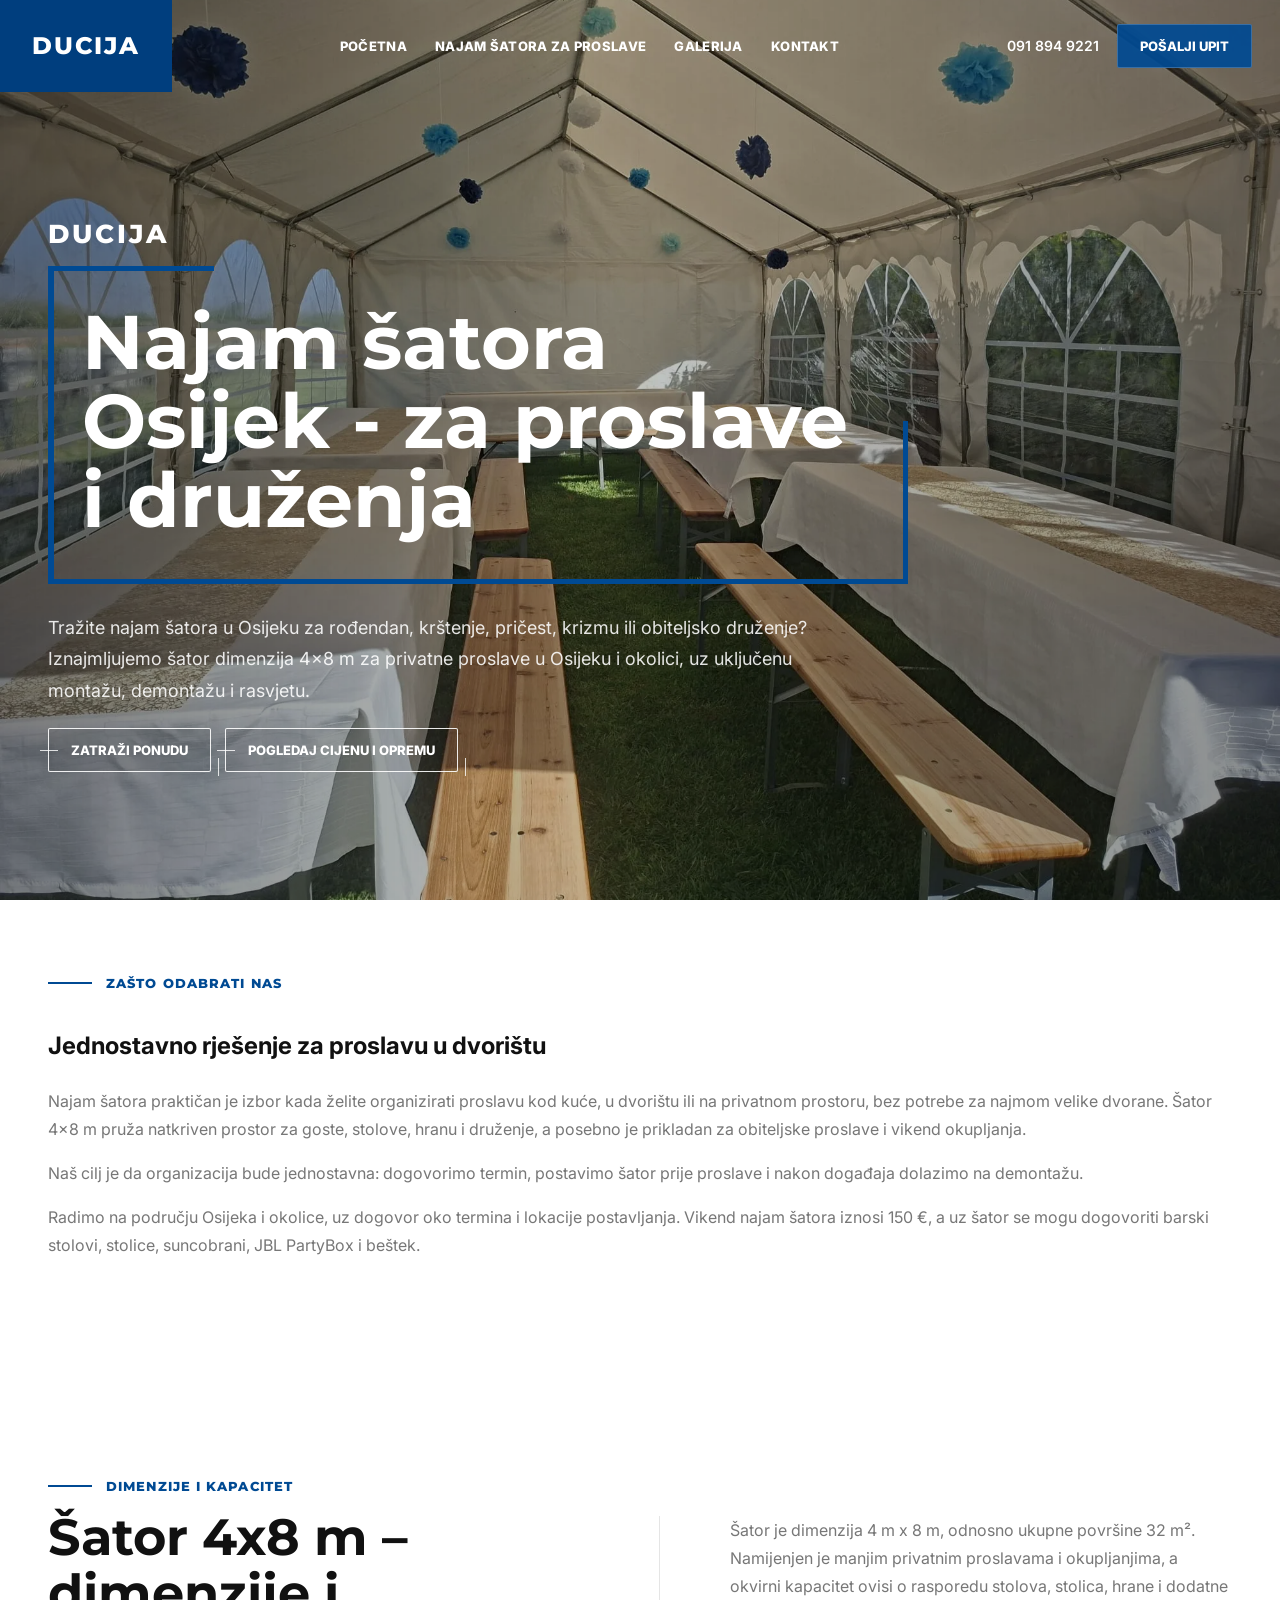
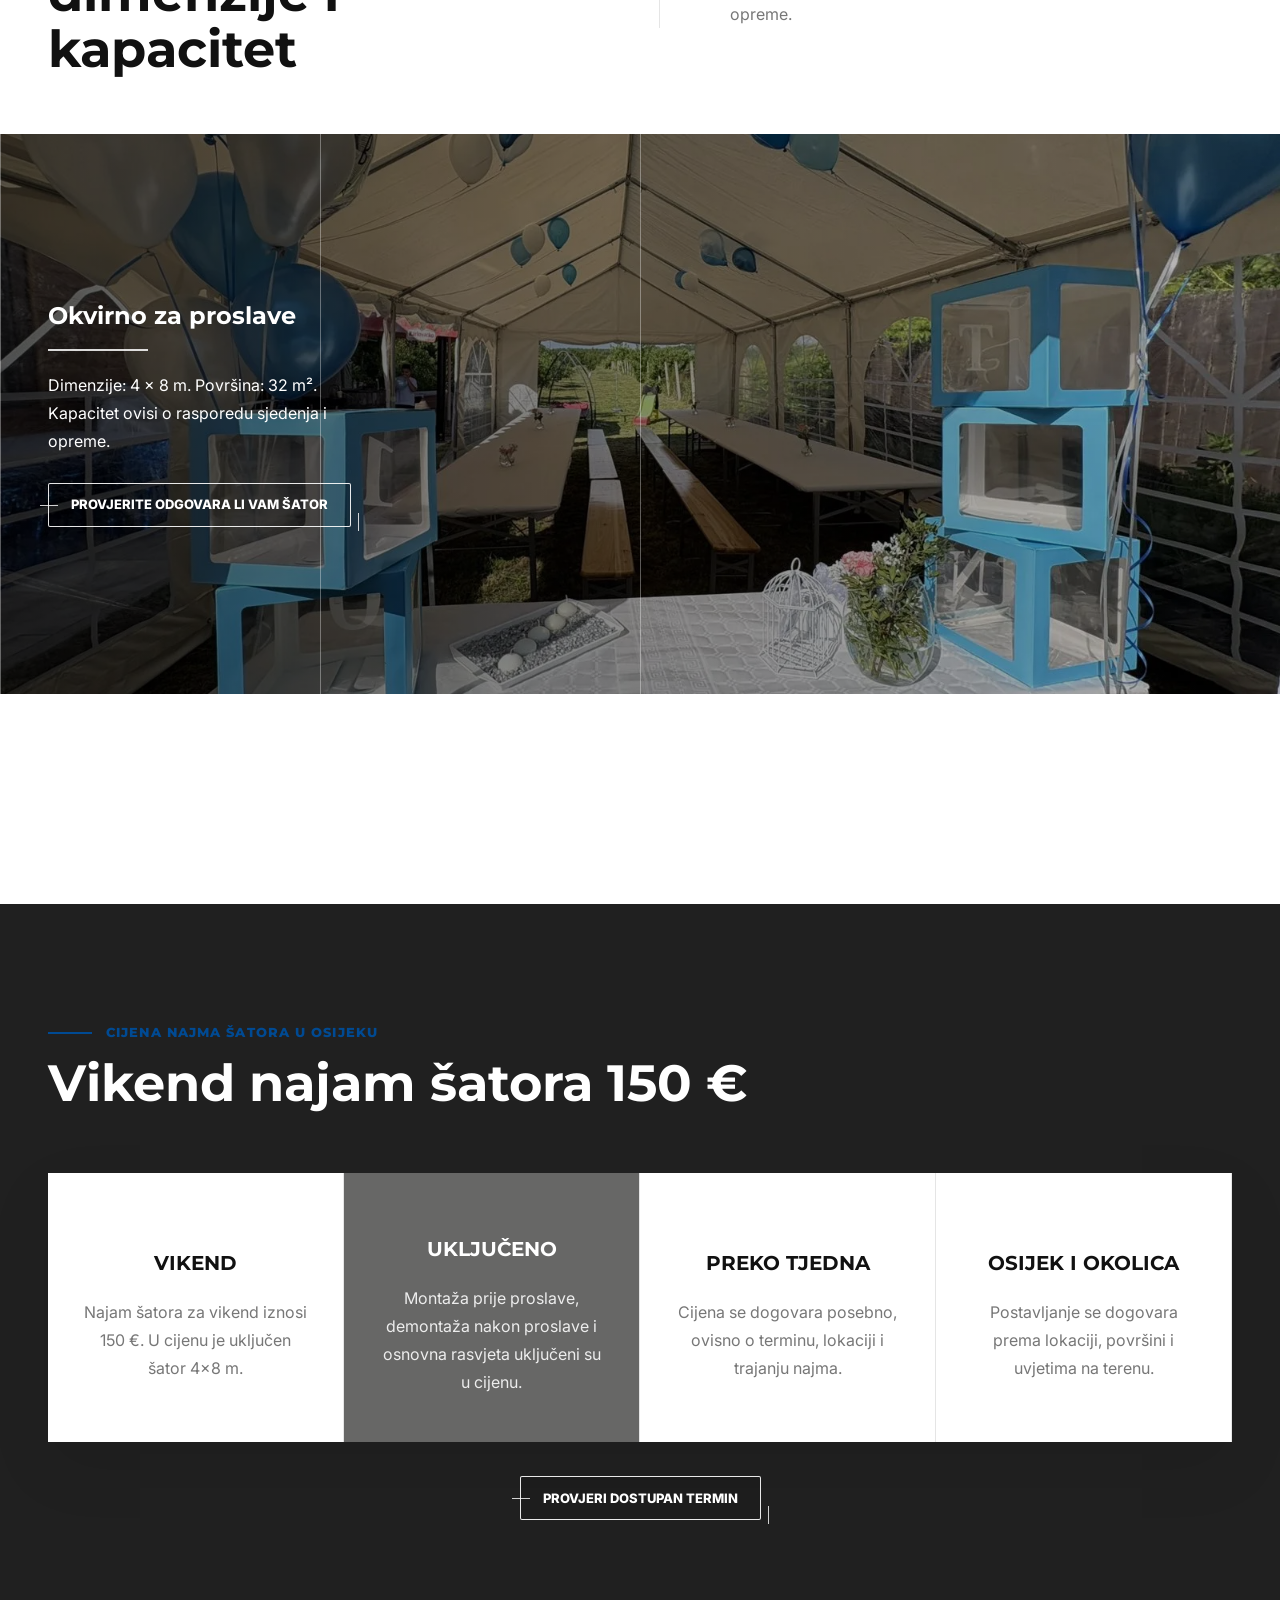
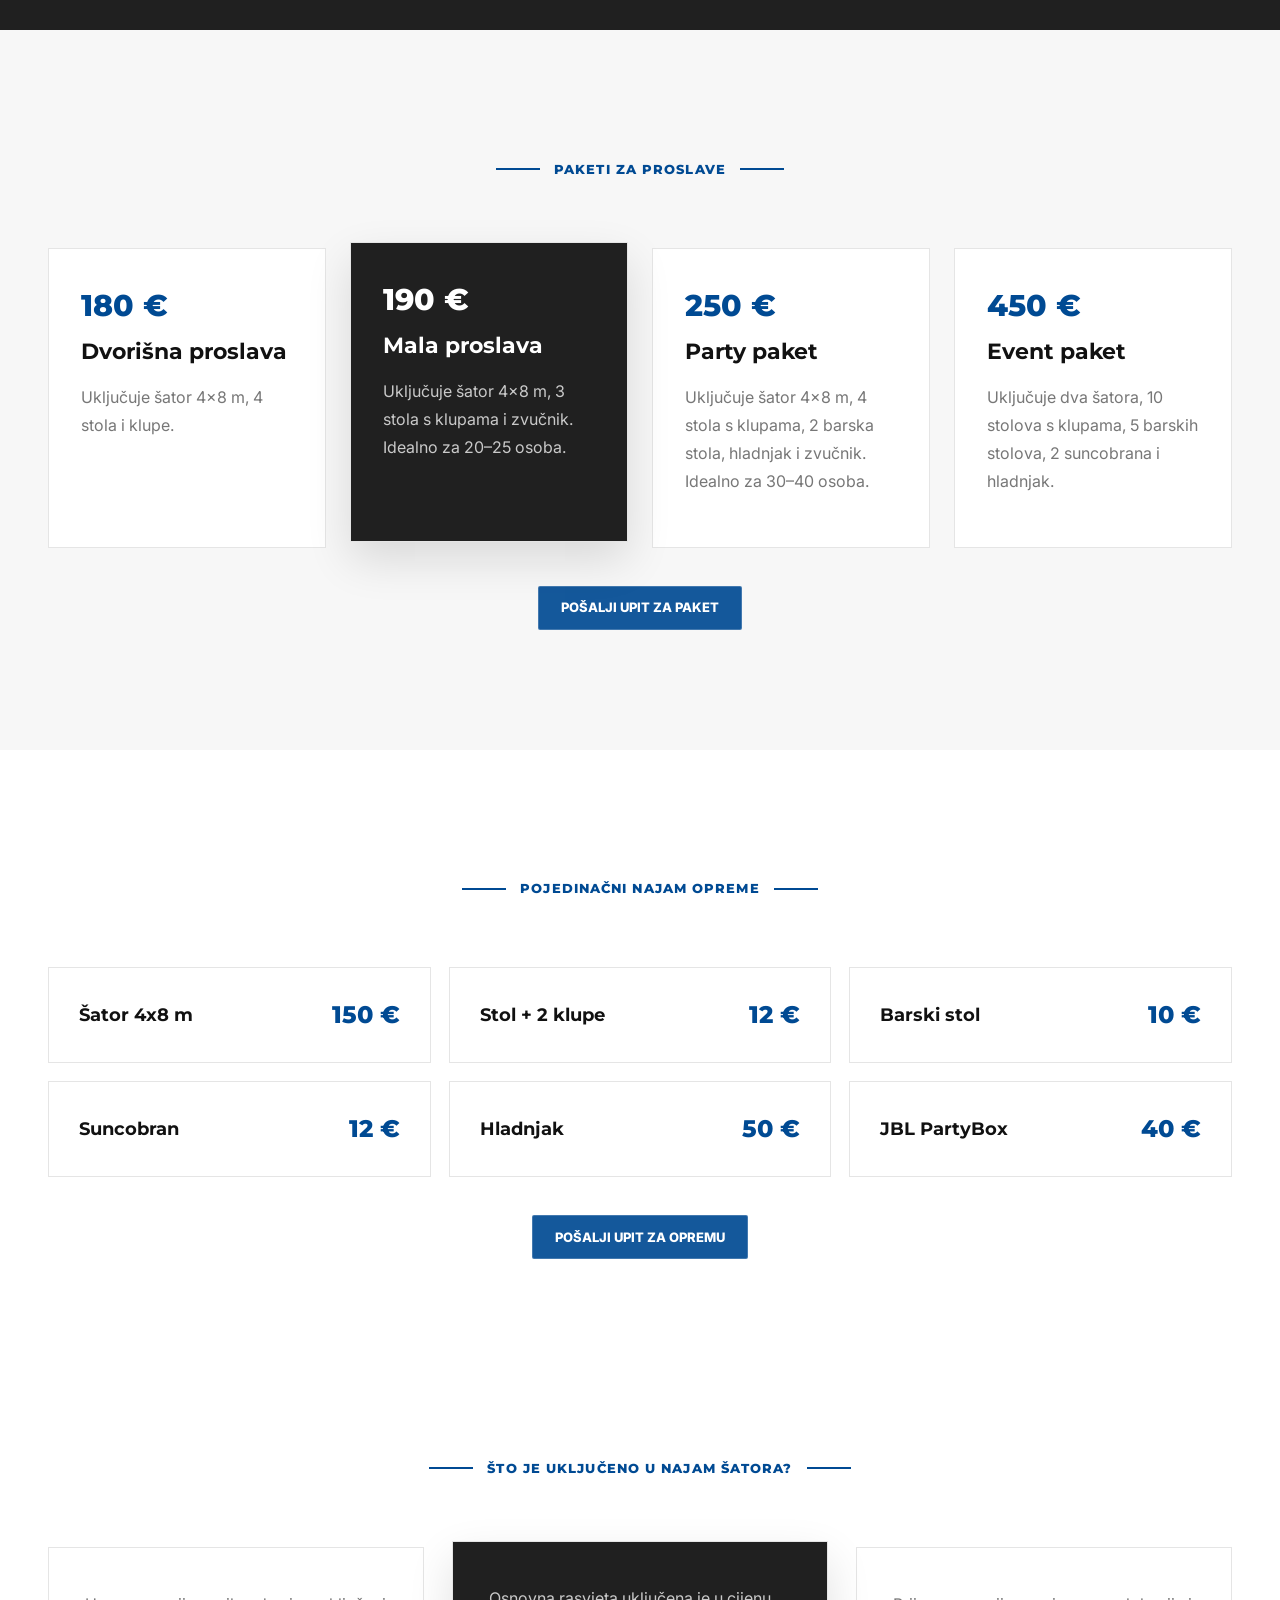
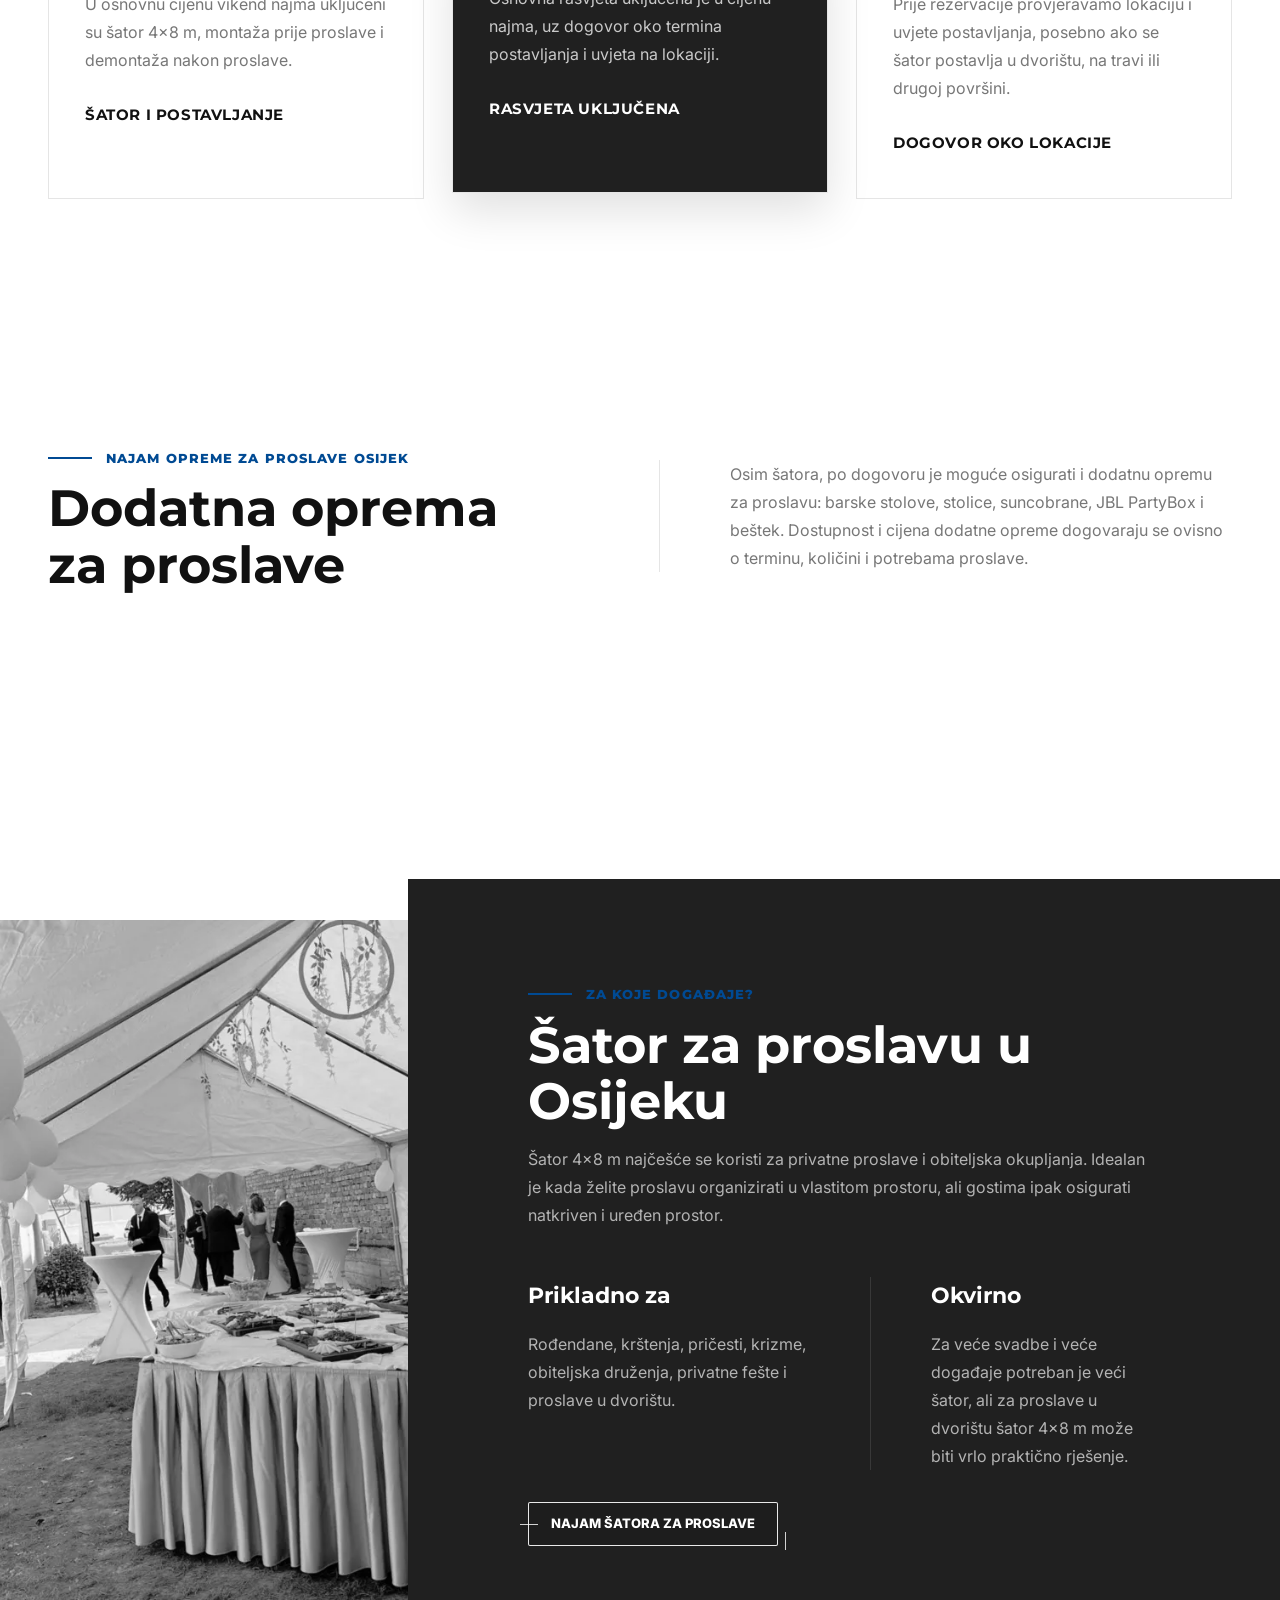
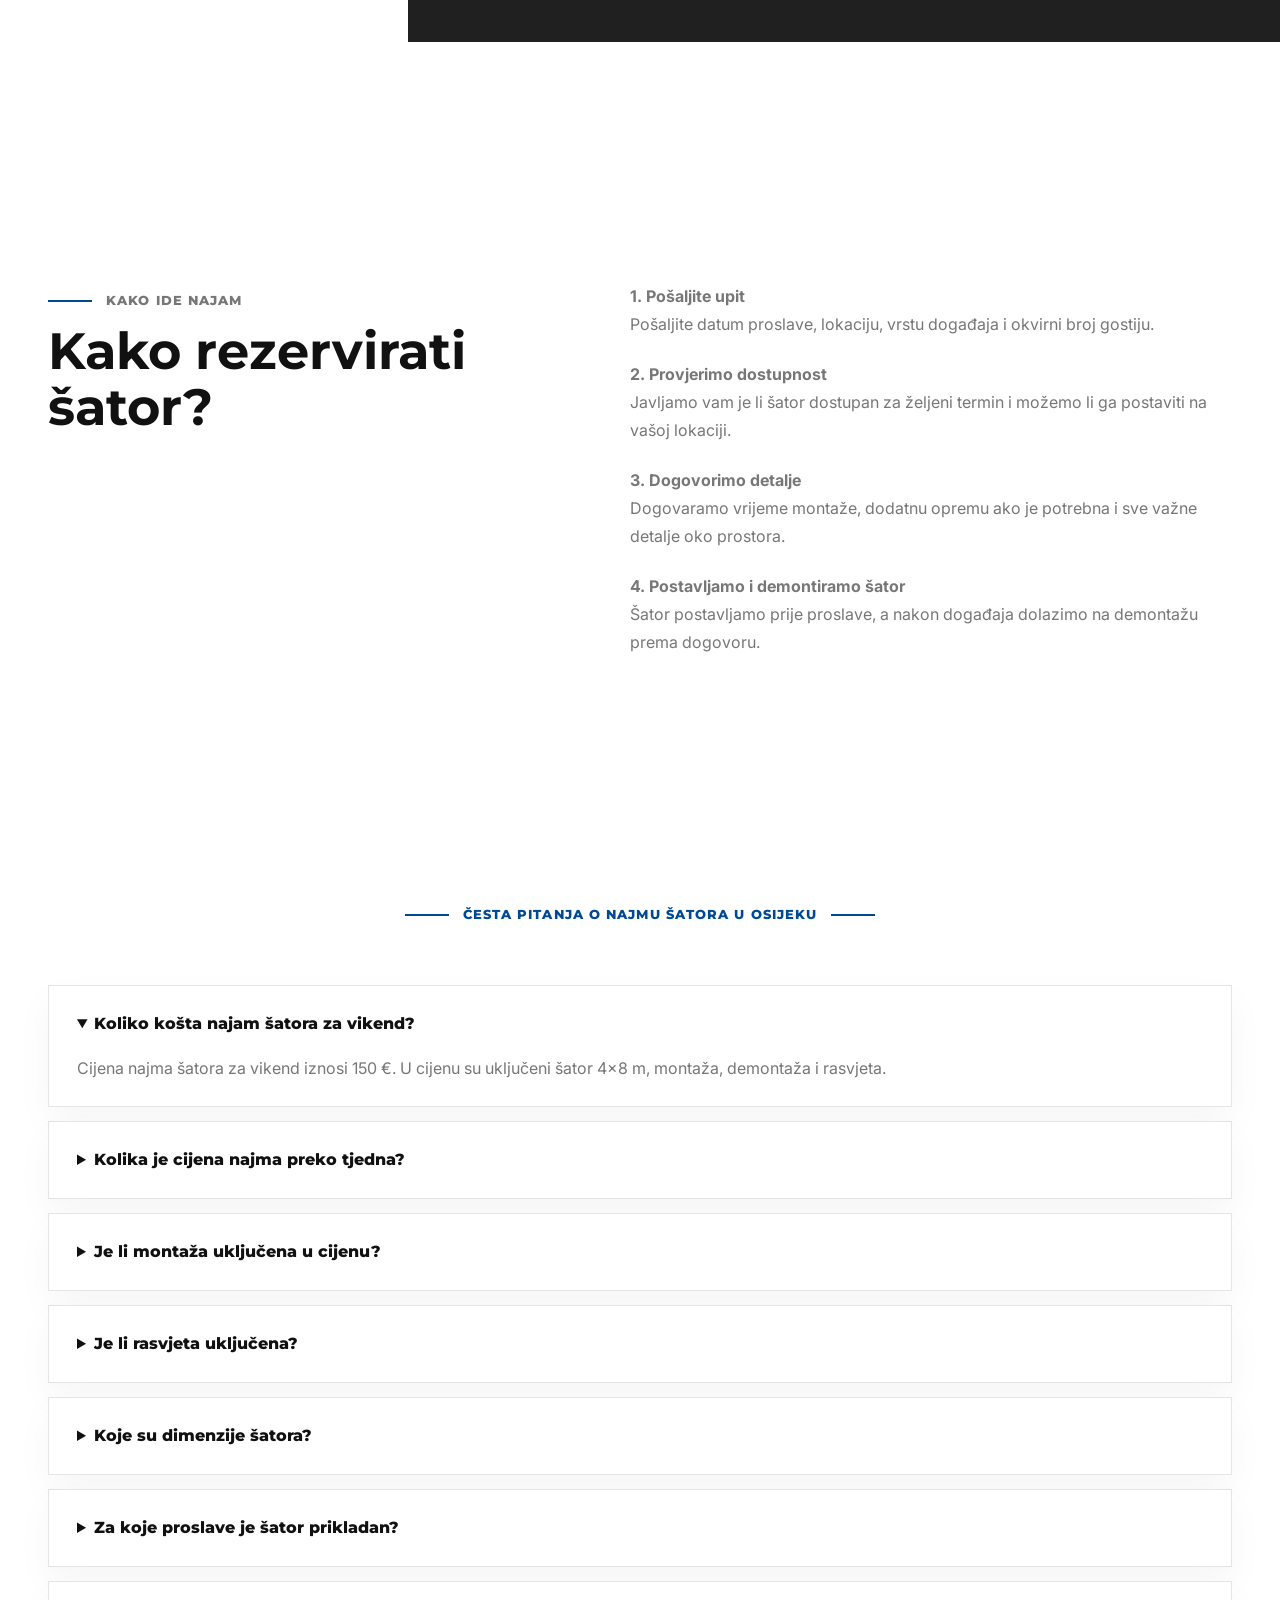
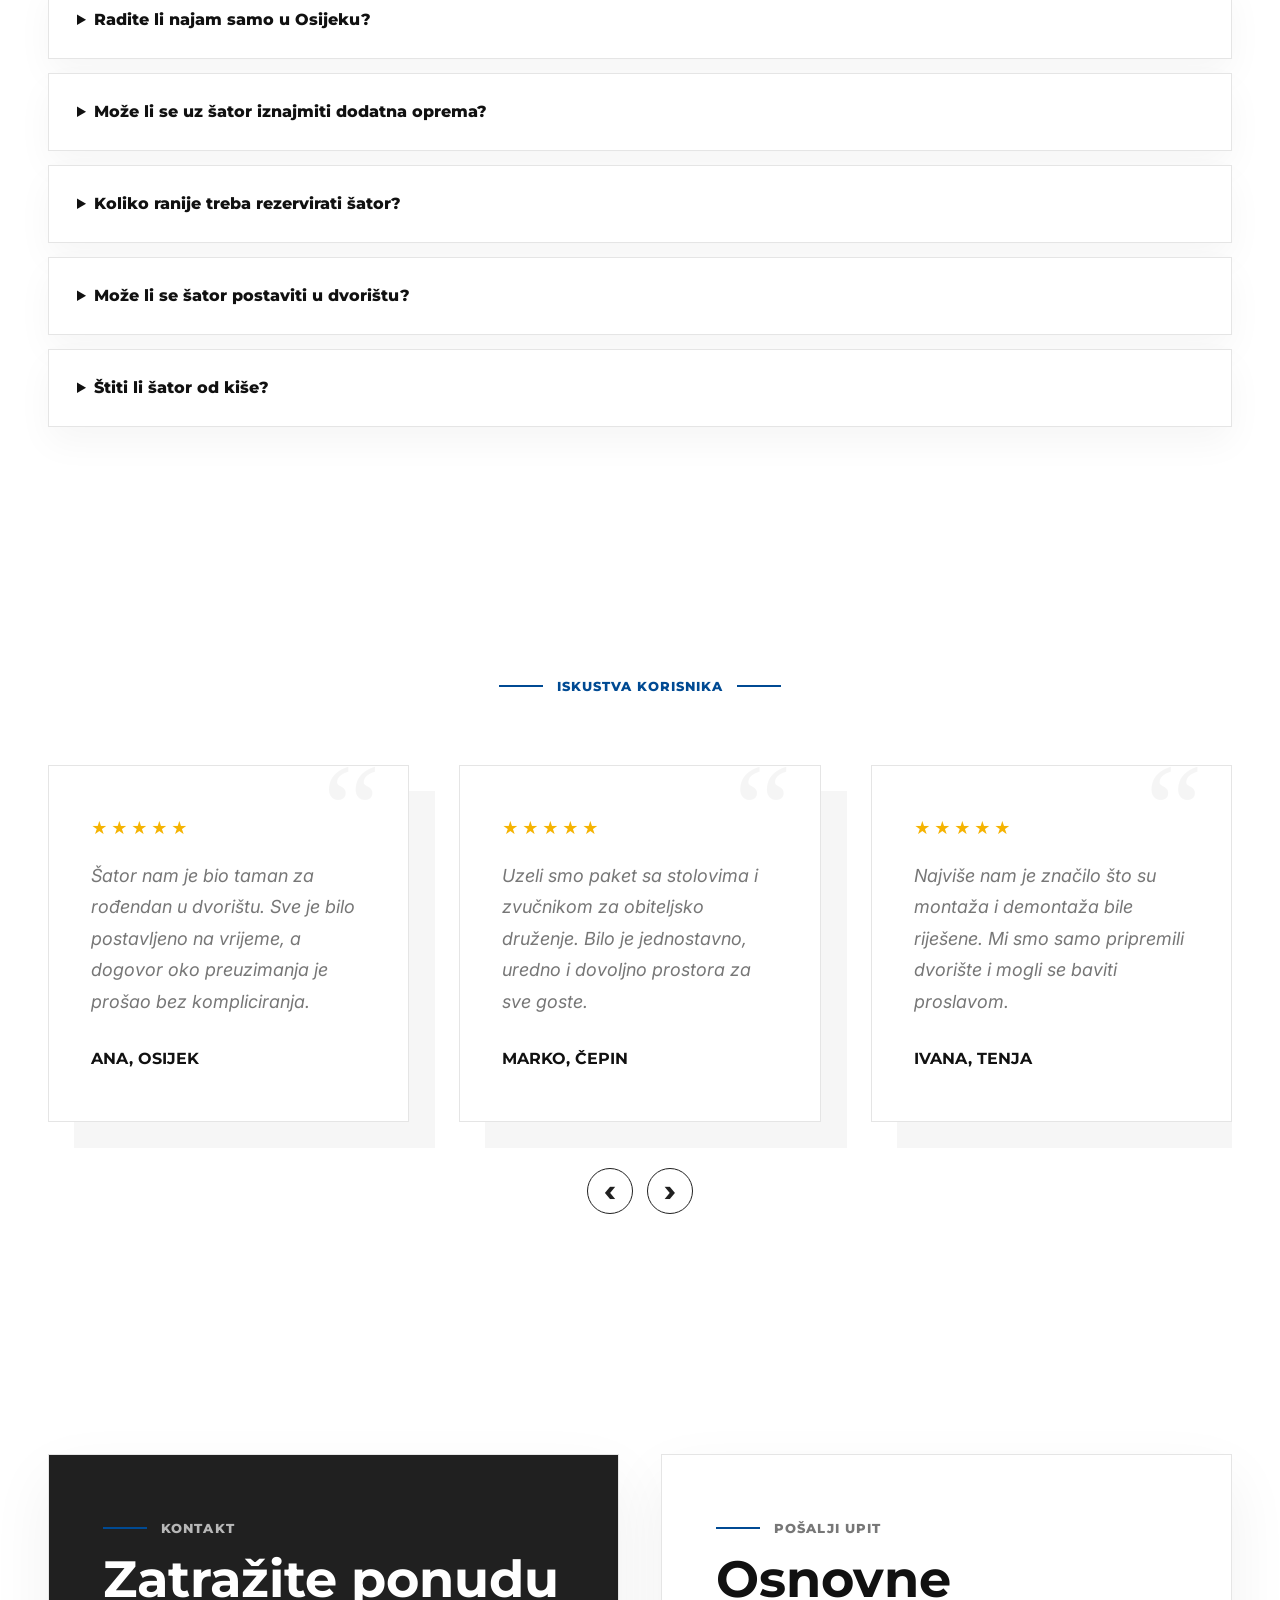
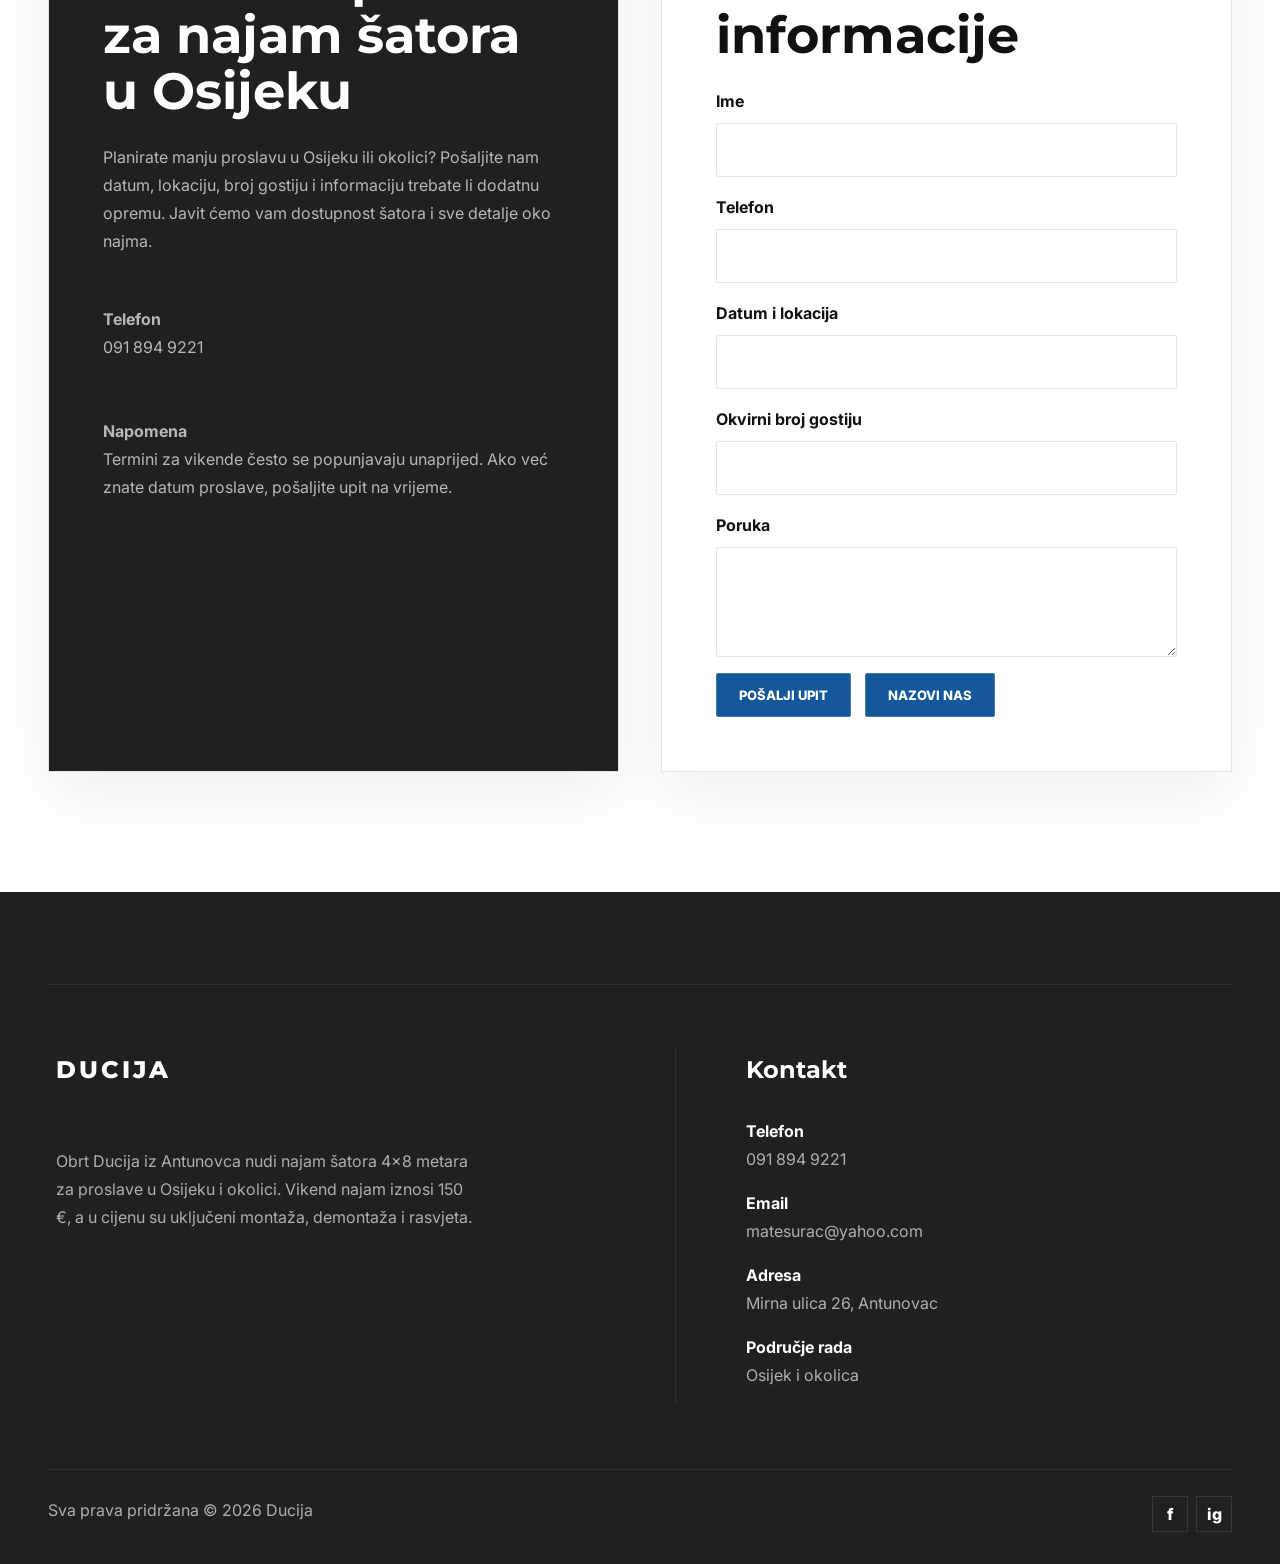
<file: index.html>
﻿<!DOCTYPE html>
<html lang="hr">
<head>
  <meta charset="UTF-8">
  <meta name="viewport" content="width=device-width, initial-scale=1.0">
  <meta name="description" content="Najam šatora 4x8 m u Osijeku i okolici za rođendane, krštenja, pričesti, krizme i proslave. Vikend najam 150 €, montaža i rasvjeta uključeni.">
  <meta name="keywords" content="najam šatora Osijek, najam šatora Osijek i okolica, najam šatora 4x8 Osijek, šator za proslavu Osijek, najam šatora za vikend Osijek, najam šatora s montažom Osijek, šator za dvorište Osijek, najam opreme za proslave Osijek">
  <meta property="og:title" content="Najam šatora Osijek - Šator 4x8 za proslave">
  <meta property="og:description" content="Najam šatora 4x8 m u Osijeku i okolici za rođendane, krštenja, pričesti, krizme i proslave. Vikend najam 150 €, montaža i rasvjeta uključeni.">
  <meta property="og:type" content="website">
  <meta property="og:image" content="/assets/najam-satora-osijek-hero.jpeg">
  <title>Najam šatora Osijek - Šator 4x8 za proslave</title>
  <link rel="preconnect" href="https://fonts.googleapis.com">
  <link rel="preconnect" href="https://fonts.gstatic.com" crossorigin>
  <link rel="preload" as="image" href="/assets/najam-satora-osijek-hero-1000.webp" imagesrcset="/assets/najam-satora-osijek-hero-1000.webp 1000w, /assets/najam-satora-osijek-hero.webp 2000w" imagesizes="100vw" type="image/webp">
  <link href="https://fonts.googleapis.com/css2?family=Inter:wght@400;500;600;700&family=Montserrat:wght@600;700;800&display=swap" rel="stylesheet">
  <link rel="stylesheet" href="/styles.css">
  <script type="application/ld+json">
    {
      "@context": "https://schema.org",
      "@graph": [
        {
          "@type": "LocalBusiness",
          "name": "Ducija",
          "description": "Najam šatora Osijek - šator 4x8 m za proslave u Osijeku i okolici.",
          "telephone": "091 894 9221",
          "email": "matesurac@yahoo.com",
          "address": {
            "@type": "PostalAddress",
            "streetAddress": "Mirna ulica 26",
            "addressLocality": "Antunovac",
            "addressCountry": "HR"
          },
          "areaServed": "Osijek i okolica",
          "priceRange": "150 EUR vikend",
          "url": "/"
        },
        {
          "@type": "FAQPage",
          "mainEntity": [
            {
              "@type": "Question",
              "name": "Koliko košta najam šatora za vikend?",
              "acceptedAnswer": {
                "@type": "Answer",
                "text": "Cijena najma šatora za vikend iznosi 150 €. U cijenu su uključeni šator 4x8 m, montaža, demontaža i rasvjeta."
              }
            },
            {
              "@type": "Question",
              "name": "Je li montaža uključena u cijenu?",
              "acceptedAnswer": {
                "@type": "Answer",
                "text": "Da, montaža i demontaža uključene su u cijenu vikend najma."
              }
            },
            {
              "@type": "Question",
              "name": "Radite li najam samo u Osijeku?",
              "acceptedAnswer": {
                "@type": "Answer",
                "text": "Primarno radimo na području Osijeka i okolice, ali za druge lokacije moguć je dogovor."
              }
            }
          ]
        }
      ]
    }
  </script>
</head>
<body>
  <header class="site-header" data-header>
    <a class="logo" href="/" aria-label="Ducija početna">
      <span>DUCIJA</span>
    </a>

    <nav class="main-nav" data-nav aria-label="Glavna navigacija">
      <a href="/">Početna</a>
      <a href="/najam-satora-za-proslave">Najam šatora za proslave</a>
      <a href="/galerija">Galerija</a>
      <a href="/kontakt">Kontakt</a>
      <div class="mobile-actions">
        <a class="phone-link" href="tel:0918949221">091 894 9221</a>
        <a class="btn btn-primary" href="/kontakt">Pošalji upit</a>
      </div>
    </nav>

    <div class="header-actions">
      <a class="phone-link" href="tel:0918949221">091 894 9221</a>
      <a class="btn btn-primary" href="/kontakt">Pošalji upit</a>
    </div>

    <button class="menu-toggle" data-menu-toggle aria-label="Otvori navigaciju" aria-expanded="false">
      <span></span>
      <span></span>
      <span></span>
    </button>
  </header>

  <main>
    <section class="hero" id="pocetna" aria-label="Ducija naslovna sekcija">
      <img class="hero-image" src="/assets/najam-satora-osijek-hero.webp" srcset="/assets/najam-satora-osijek-hero-1000.webp 1000w, /assets/najam-satora-osijek-hero.webp 2000w" sizes="100vw" width="2000" height="1500" alt="Najam šatora Osijek - šator za proslave 4x8 metara" fetchpriority="high" decoding="async">
      <div class="hero-overlay"></div>
      <div class="container hero-content reveal">
        <p class="eyebrow light">Ducija</p>
        <div class="hero-frame">
          <h1>Najam šatora Osijek - za proslave i druženja</h1>
        </div>
        <p class="hero-summary">Tražite najam šatora u Osijeku za rođendan, krštenje, pričest, krizmu ili obiteljsko druženje? Iznajmljujemo šator dimenzija 4x8 m za privatne proslave u Osijeku i okolici, uz uključenu montažu, demontažu i rasvjetu.</p>
        <div class="hero-actions">
          <a class="btn btn-outline-light" href="/kontakt">Zatraži ponudu</a>
          <a class="btn btn-outline-light" href="#cijena">Pogledaj cijenu i opremu</a>
        </div>
      </div>
    </section>

    <section class="intro section" id="onama">
      <div class="container intro-grid">
        <div class="intro-copy reveal">
          <p class="eyebrow line-left">Zašto odabrati nas</p>
          <h2>Jednostavno rješenje za proslavu u dvorištu</h2>
          <p>Najam šatora praktičan je izbor kada želite organizirati proslavu kod kuće, u dvorištu ili na privatnom prostoru, bez potrebe za najmom velike dvorane. Šator 4x8 m pruža natkriven prostor za goste, stolove, hranu i druženje, a posebno je prikladan za obiteljske proslave i vikend okupljanja.</p>
          <p>Naš cilj je da organizacija bude jednostavna: dogovorimo termin, postavimo šator prije proslave i nakon događaja dolazimo na demontažu.</p>
          <p>Radimo na području Osijeka i okolice, uz dogovor oko termina i lokacije postavljanja. Vikend najam šatora iznosi 150 €, a uz šator se mogu dogovoriti barski stolovi, stolice, suncobrani, JBL PartyBox i beštek.</p>
        </div>
      </div>
    </section>

    <section class="featured section" id="usluge">
      <div class="container featured-heading reveal">
        <div>
          <p class="eyebrow line-left">Dimenzije i kapacitet</p>
          <h2>Šator 4x8 m – dimenzije i kapacitet</h2>
        </div>
        <p>Šator je dimenzija 4 m x 8 m, odnosno ukupne površine 32 m². Namijenjen je manjim privatnim proslavama i okupljanjima, a okvirni kapacitet ovisi o rasporedu stolova, stolica, hrane i dodatne opreme.</p>
      </div>

      <article class="service-banner reveal" id="galerija">
        <img src="/assets/najam-satora-4x8.webp" srcset="/assets/najam-satora-4x8-900.webp 900w, /assets/najam-satora-4x8.webp 1600w" sizes="100vw" width="1600" height="900" alt="Šator 4x8 m za najam u Osijeku" loading="lazy" decoding="async">
        <div class="banner-overlay"></div>
        <div class="banner-lines" aria-hidden="true"><span></span><span></span><span></span></div>
        <div class="banner-content">
          <h3>Okvirno za proslave</h3>
          <p>Dimenzije: 4 x 8 m. Površina: 32 m². Kapacitet ovisi o rasporedu sjedenja i opreme.</p>
          <a class="btn btn-outline-light" href="/kontakt">Provjerite odgovara li vam šator</a>
        </div>
      </article>
    </section>

    <section class="equipment section" id="cijena">
      <div class="container equipment-inner reveal">
        <p class="eyebrow line-left">Cijena najma šatora u Osijeku</p>
        <h2>Vikend najam šatora 150 €</h2>
        <div class="equipment-cards">
          <article class="equipment-card">
            <h3>Vikend</h3>
            <p>Najam šatora za vikend iznosi 150 €. U cijenu je uključen šator 4x8 m.</p>
          </article>
          <article class="equipment-card active">
            <h3>Uključeno</h3>
            <p>Montaža prije proslave, demontaža nakon proslave i osnovna rasvjeta uključeni su u cijenu.</p>
          </article>
          <article class="equipment-card">
            <h3>Preko tjedna</h3>
            <p>Cijena se dogovara posebno, ovisno o terminu, lokaciji i trajanju najma.</p>
          </article>
          <article class="equipment-card">
            <h3>Osijek i okolica</h3>
            <p>Postavljanje se dogovara prema lokaciji, površini i uvjetima na terenu.</p>
          </article>
        </div>
        <div class="section-cta">
          <a class="btn btn-outline-light" href="/kontakt">Provjeri dostupan termin</a>
        </div>
      </div>
    </section>

    <section class="section packages-section">
      <div class="container">
        <p class="eyebrow centered">Paketi za proslave</p>
        <div class="package-grid reveal">
          <article class="package-card">
            <p class="package-price">180 €</p>
            <h2>Dvorišna proslava</h2>
            <p>Uključuje šator 4x8 m, 4 stola i klupe.</p>
          </article>
          <article class="package-card active">
            <p class="package-price">190 €</p>
            <h2>Mala proslava</h2>
            <p>Uključuje šator 4x8 m, 3 stola s klupama i zvučnik. Idealno za 20–25 osoba.</p>
          </article>
          <article class="package-card">
            <p class="package-price">250 €</p>
            <h2>Party paket</h2>
            <p>Uključuje šator 4x8 m, 4 stola s klupama, 2 barska stola, hladnjak i zvučnik. Idealno za 30–40 osoba.</p>
          </article>
          <article class="package-card">
            <p class="package-price">450 €</p>
            <h2>Event paket</h2>
            <p>Uključuje dva šatora, 10 stolova s klupama, 5 barskih stolova, 2 suncobrana i hladnjak.</p>
          </article>
        </div>
        <div class="section-cta package-cta">
          <a class="btn btn-primary" href="/kontakt">Pošalji upit za paket</a>
        </div>
      </div>
    </section>

    <section class="section">
      <div class="container">
        <p class="eyebrow centered">Pojedinačni najam opreme</p>
        <div class="single-rental-grid reveal">
          <article class="single-rental-item">
            <h2>Šator 4x8 m</h2>
            <p>150 €</p>
          </article>
          <article class="single-rental-item">
            <h2>Stol + 2 klupe</h2>
            <p>12 €</p>
          </article>
          <article class="single-rental-item">
            <h2>Barski stol</h2>
            <p>10 €</p>
          </article>
          <article class="single-rental-item">
            <h2>Suncobran</h2>
            <p>12 €</p>
          </article>
          <article class="single-rental-item">
            <h2>Hladnjak</h2>
            <p>50 €</p>
          </article>
          <article class="single-rental-item">
            <h2>JBL PartyBox</h2>
            <p>40 €</p>
          </article>
        </div>
        <div class="section-cta package-cta">
          <a class="btn btn-primary" href="/kontakt">Pošalji upit za opremu</a>
        </div>
      </div>
    </section>

    <section class="testimonials section">
      <div class="container">
        <p class="eyebrow centered">Što je uključeno u najam šatora?</p>
        <div class="info-grid reveal">
          <article class="info-card">
            <p>U osnovnu cijenu vikend najma uključeni su šator 4x8 m, montaža prije proslave i demontaža nakon proslave.</p>
            <strong>ŠATOR I POSTAVLJANJE</strong>
          </article>
          <article class="info-card active">
            <p>Osnovna rasvjeta uključena je u cijenu najma, uz dogovor oko termina postavljanja i uvjeta na lokaciji.</p>
            <strong>RASVJETA UKLJUČENA</strong>
          </article>
          <article class="info-card">
            <p>Prije rezervacije provjeravamo lokaciju i uvjete postavljanja, posebno ako se šator postavlja u dvorištu, na travi ili drugoj površini.</p>
            <strong>DOGOVOR OKO LOKACIJE</strong>
          </article>
        </div>
      </div>
    </section>

    <section class="section">
      <div class="container featured-heading reveal">
        <div>
          <p class="eyebrow line-left">Najam opreme za proslave Osijek</p>
          <h2>Dodatna oprema za proslave</h2>
        </div>
        <p>Osim šatora, po dogovoru je moguće osigurati i dodatnu opremu za proslavu: barske stolove, stolice, suncobrane, JBL PartyBox i beštek. Dostupnost i cijena dodatne opreme dogovaraju se ovisno o terminu, količini i potrebama proslave.</p>
      </div>
    </section>

    <section class="location section">
      <div class="location-image reveal">
        <img src="/assets/najam-satora-za-svadbe.webp" srcset="/assets/najam-satora-za-svadbe-800.webp 800w, /assets/najam-satora-za-svadbe.webp 1600w" sizes="(max-width: 920px) 100vw, 42vw" width="1600" height="1600" alt="Najam šatora za svadbe i proslave u Osijeku" loading="lazy" decoding="async">
      </div>
      <div class="location-panel reveal">
        <p class="eyebrow line-left">Za koje događaje?</p>
        <h2>Šator za proslavu u Osijeku</h2>
        <p>Šator 4x8 m najčešće se koristi za privatne proslave i obiteljska okupljanja. Idealan je kada želite proslavu organizirati u vlastitom prostoru, ali gostima ipak osigurati natkriven i uređen prostor.</p>
        <div class="location-columns">
          <div>
            <h3>Prikladno za</h3>
            <p>Rođendane, krštenja, pričesti, krizme, obiteljska druženja, privatne fešte i proslave u dvorištu.</p>
          </div>
          <div>
            <h3>Okvirno</h3>
            <p>Za veće svadbe i veće događaje potreban je veći šator, ali za proslave u dvorištu šator 4x8 m može biti vrlo praktično rješenje.</p>
          </div>
        </div>
        <a class="btn btn-outline-light" href="/najam-satora-za-proslave">Najam šatora za proslave</a>
      </div>
    </section>

    <section class="section">
      <div class="container page-layout reveal">
        <div>
          <p class="eyebrow line-left">Kako ide najam</p>
          <h2>Kako rezervirati šator?</h2>
        </div>
        <div>
          <div class="detail-list">
            <p><strong>1. Pošaljite upit</strong><br>Pošaljite datum proslave, lokaciju, vrstu događaja i okvirni broj gostiju.</p>
            <p><strong>2. Provjerimo dostupnost</strong><br>Javljamo vam je li šator dostupan za željeni termin i možemo li ga postaviti na vašoj lokaciji.</p>
            <p><strong>3. Dogovorimo detalje</strong><br>Dogovaramo vrijeme montaže, dodatnu opremu ako je potrebna i sve važne detalje oko prostora.</p>
            <p><strong>4. Postavljamo i demontiramo šator</strong><br>Šator postavljamo prije proslave, a nakon događaja dolazimo na demontažu prema dogovoru.</p>
          </div>
        </div>
      </div>
    </section>

    <section class="section">
      <div class="container">
        <p class="eyebrow centered">Česta pitanja o najmu šatora u Osijeku</p>
        <div class="faq-list reveal">
          <details open>
            <summary>Koliko košta najam šatora za vikend?</summary>
            <p>Cijena najma šatora za vikend iznosi 150 €. U cijenu su uključeni šator 4x8 m, montaža, demontaža i rasvjeta.</p>
          </details>
          <details>
            <summary>Kolika je cijena najma preko tjedna?</summary>
            <p>Cijena najma preko tjedna dogovara se posebno, ovisno o terminu, lokaciji, trajanju najma i dodatnim zahtjevima.</p>
          </details>
          <details>
            <summary>Je li montaža uključena u cijenu?</summary>
            <p>Da, montaža i demontaža uključene su u cijenu vikend najma.</p>
          </details>
          <details>
            <summary>Je li rasvjeta uključena?</summary>
            <p>Da, osnovna rasvjeta uključena je u cijenu najma šatora.</p>
          </details>
          <details>
            <summary>Koje su dimenzije šatora?</summary>
            <p>Šator je dimenzija 4x8 m, odnosno ima površinu od 32 m².</p>
          </details>
          <details>
            <summary>Za koje proslave je šator prikladan?</summary>
            <p>Šator je prikladan za rođendane, krštenja, pričesti, krizme, obiteljska okupljanja, privatne fešte i proslave u dvorištu.</p>
          </details>
          <details>
            <summary>Radite li najam samo u Osijeku?</summary>
            <p>Primarno radimo na području Osijeka i okolice, ali za druge lokacije moguć je dogovor.</p>
          </details>
          <details>
            <summary>Može li se uz šator iznajmiti dodatna oprema?</summary>
            <p>Da, po dogovoru se nude barski stolovi, stolice, suncobrani, JBL PartyBox i beštek.</p>
          </details>
          <details>
            <summary>Koliko ranije treba rezervirati šator?</summary>
            <p>Preporučuje se rezervirati što ranije, osobito za vikende i termine u sezoni proslava.</p>
          </details>
          <details>
            <summary>Može li se šator postaviti u dvorištu?</summary>
            <p>Da, šator se može postaviti u dvorištu ako postoji dovoljno prostora i ako su uvjeti postavljanja prikladni. Prije potvrde najma potrebno je provjeriti lokaciju i površinu.</p>
          </details>
          <details>
            <summary>Štiti li šator od kiše?</summary>
            <p>Šator može pružiti zaštitu od sunca i slabije kiše, ali u slučaju jačeg vjetra, nevremena ili nepovoljnih vremenskih uvjeta sve se dogovara s naglaskom na sigurnost.</p>
          </details>
        </div>
      </div>
    </section>

    <section class="section testimonial-slider-section">
      <div class="container">
        <p class="eyebrow centered">Iskustva korisnika</p>
        <div class="testimonial-slider reveal" data-testimonial-slider>
          <div class="testimonial-track" data-testimonial-track>
            <article class="testimonial-card">
              <div class="stars" aria-label="5 zvjezdica">&#9733;&#9733;&#9733;&#9733;&#9733;</div>
              <p>Šator nam je bio taman za rođendan u dvorištu. Sve je bilo postavljeno na vrijeme, a dogovor oko preuzimanja je prošao bez kompliciranja.</p>
              <strong>ANA, OSIJEK</strong>
            </article>
            <article class="testimonial-card">
              <div class="stars" aria-label="5 zvjezdica">&#9733;&#9733;&#9733;&#9733;&#9733;</div>
              <p>Uzeli smo paket sa stolovima i zvučnikom za obiteljsko druženje. Bilo je jednostavno, uredno i dovoljno prostora za sve goste.</p>
              <strong>MARKO, ČEPIN</strong>
            </article>
            <article class="testimonial-card">
              <div class="stars" aria-label="5 zvjezdica">&#9733;&#9733;&#9733;&#9733;&#9733;</div>
              <p>Najviše nam je značilo što su montaža i demontaža bile riješene. Mi smo samo pripremili dvorište i mogli se baviti proslavom.</p>
              <strong>IVANA, TENJA</strong>
            </article>
            <article class="testimonial-card">
              <div class="stars" aria-label="5 zvjezdica">&#9733;&#9733;&#9733;&#9733;&#9733;</div>
              <p>Dogovorili smo dodatne klupe i barske stolove. Sve je bilo kako je rečeno, bez iznenađenja oko cijene i termina.</p>
              <strong>TOMISLAV, VIŠNJEVAC</strong>
            </article>
            <article class="testimonial-card">
              <div class="stars" aria-label="5 zvjezdica">&#9733;&#9733;&#9733;&#9733;&#9733;</div>
              <p>Za krštenje nam je trebao natkriven prostor u dvorištu. Šator je izgledao uredno, a rasvjeta je navečer baš dobro došla.</p>
              <strong>MARIJA, BILJE</strong>
            </article>
          </div>
          <div class="testimonial-controls" aria-label="Kontrole za iskustva korisnika">
            <button type="button" data-testimonial-prev aria-label="Prethodna iskustva">&lsaquo;</button>
            <button type="button" data-testimonial-next aria-label="Sljedeća iskustva">&rsaquo;</button>
          </div>
        </div>
      </div>
    </section>

    <section class="section">
      <div class="container contact-layout reveal">
        <article class="contact-card dark">
          <p class="eyebrow line-left">Kontakt</p>
          <h2>Zatražite ponudu za najam šatora u Osijeku</h2>
          <p>Planirate manju proslavu u Osijeku ili okolici? Pošaljite nam datum, lokaciju, broj gostiju i informaciju trebate li dodatnu opremu. Javit ćemo vam dostupnost šatora i sve detalje oko najma.</p>
          <div class="contact-list">
            <p><strong>Telefon</strong><br><a href="tel:0918949221">091 894 9221</a></p>
            <p><strong>Napomena</strong><br>Termini za vikende često se popunjavaju unaprijed. Ako već znate datum proslave, pošaljite upit na vrijeme.</p>
          </div>
        </article>
        <article class="contact-card">
          <p class="eyebrow line-left">Pošalji upit</p>
          <h2>Osnovne informacije</h2>
          <form class="quote-form" action="mailto:matesurac@yahoo.com" method="post" enctype="text/plain">
            <label>Ime<input type="text" name="ime"></label>
            <label>Telefon<input type="tel" name="telefon"></label>
            <label>Datum i lokacija<input type="text" name="datum_lokacija"></label>
            <label>Okvirni broj gostiju<input type="text" name="broj_gostiju"></label>
            <label>Poruka<textarea name="poruka" rows="3"></textarea></label>
            <div class="hero-actions">
              <button class="btn btn-primary" type="submit">Pošalji upit</button>
              <a class="btn btn-primary" href="tel:0918949221">Nazovi nas</a>
            </div>
          </form>
        </article>
      </div>
    </section>
  </main>

  <footer class="footer" id="kontakt">
    <div class="container footer-grid">
      <div>
        <a class="footer-logo" href="/"><span>DUCIJA</span></a>
        <p>Obrt Ducija iz Antunovca nudi najam šatora 4x8 metara za proslave u Osijeku i okolici. Vikend najam iznosi 150 €, a u cijenu su uključeni montaža, demontaža i rasvjeta.</p>
      </div>
      <div class="footer-contact">
        <h2>Kontakt</h2>
        <p><strong>Telefon</strong><br><a href="tel:0918949221">091 894 9221</a></p>
        <p><strong>Email</strong><br><a href="mailto:matesurac@yahoo.com">matesurac@yahoo.com</a></p>
        <p><strong>Adresa</strong><br>Mirna ulica 26, Antunovac</p>
        <p><strong>Područje rada</strong><br>Osijek i okolica</p>
      </div>
    </div>
    <div class="container footer-bottom">
      <p>Sva prava pridržana &copy; 2026 Ducija</p>
      <div class="socials" aria-label="Društvene mreže">
        <a href="https://www.facebook.com/people/DuCija-obrt-za-najam-%C5%A1atora-i-opreme-za-proslave/61580216025421/" aria-label="Facebook" target="_blank" rel="noopener">f</a>
        <a href="https://www.instagram.com/oprema_za_proslave_ducija?igsh=NHY1M2Z1ZWZvbWtz" aria-label="Instagram" target="_blank" rel="noopener">ig</a>
      </div>
    </div>
  </footer>

  <script src="/script.js" defer></script>
</body>
</html>
</file>
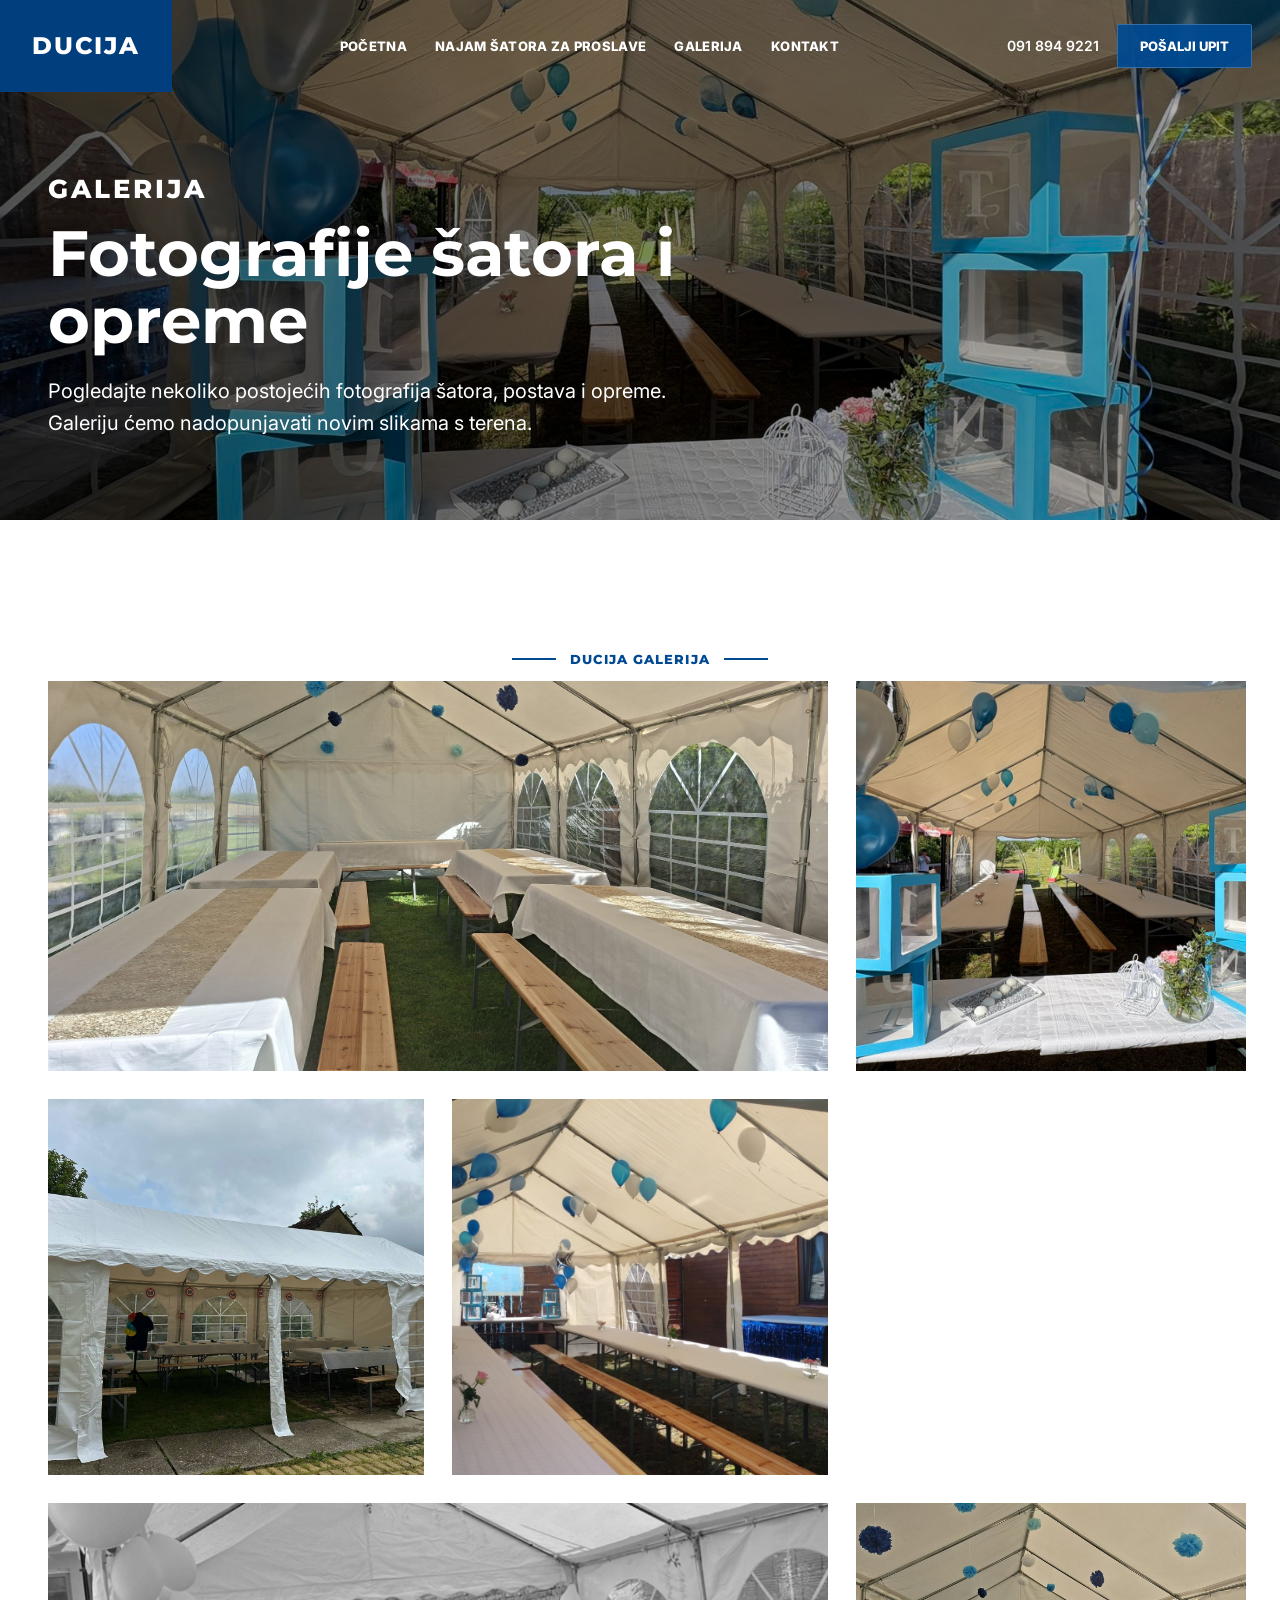
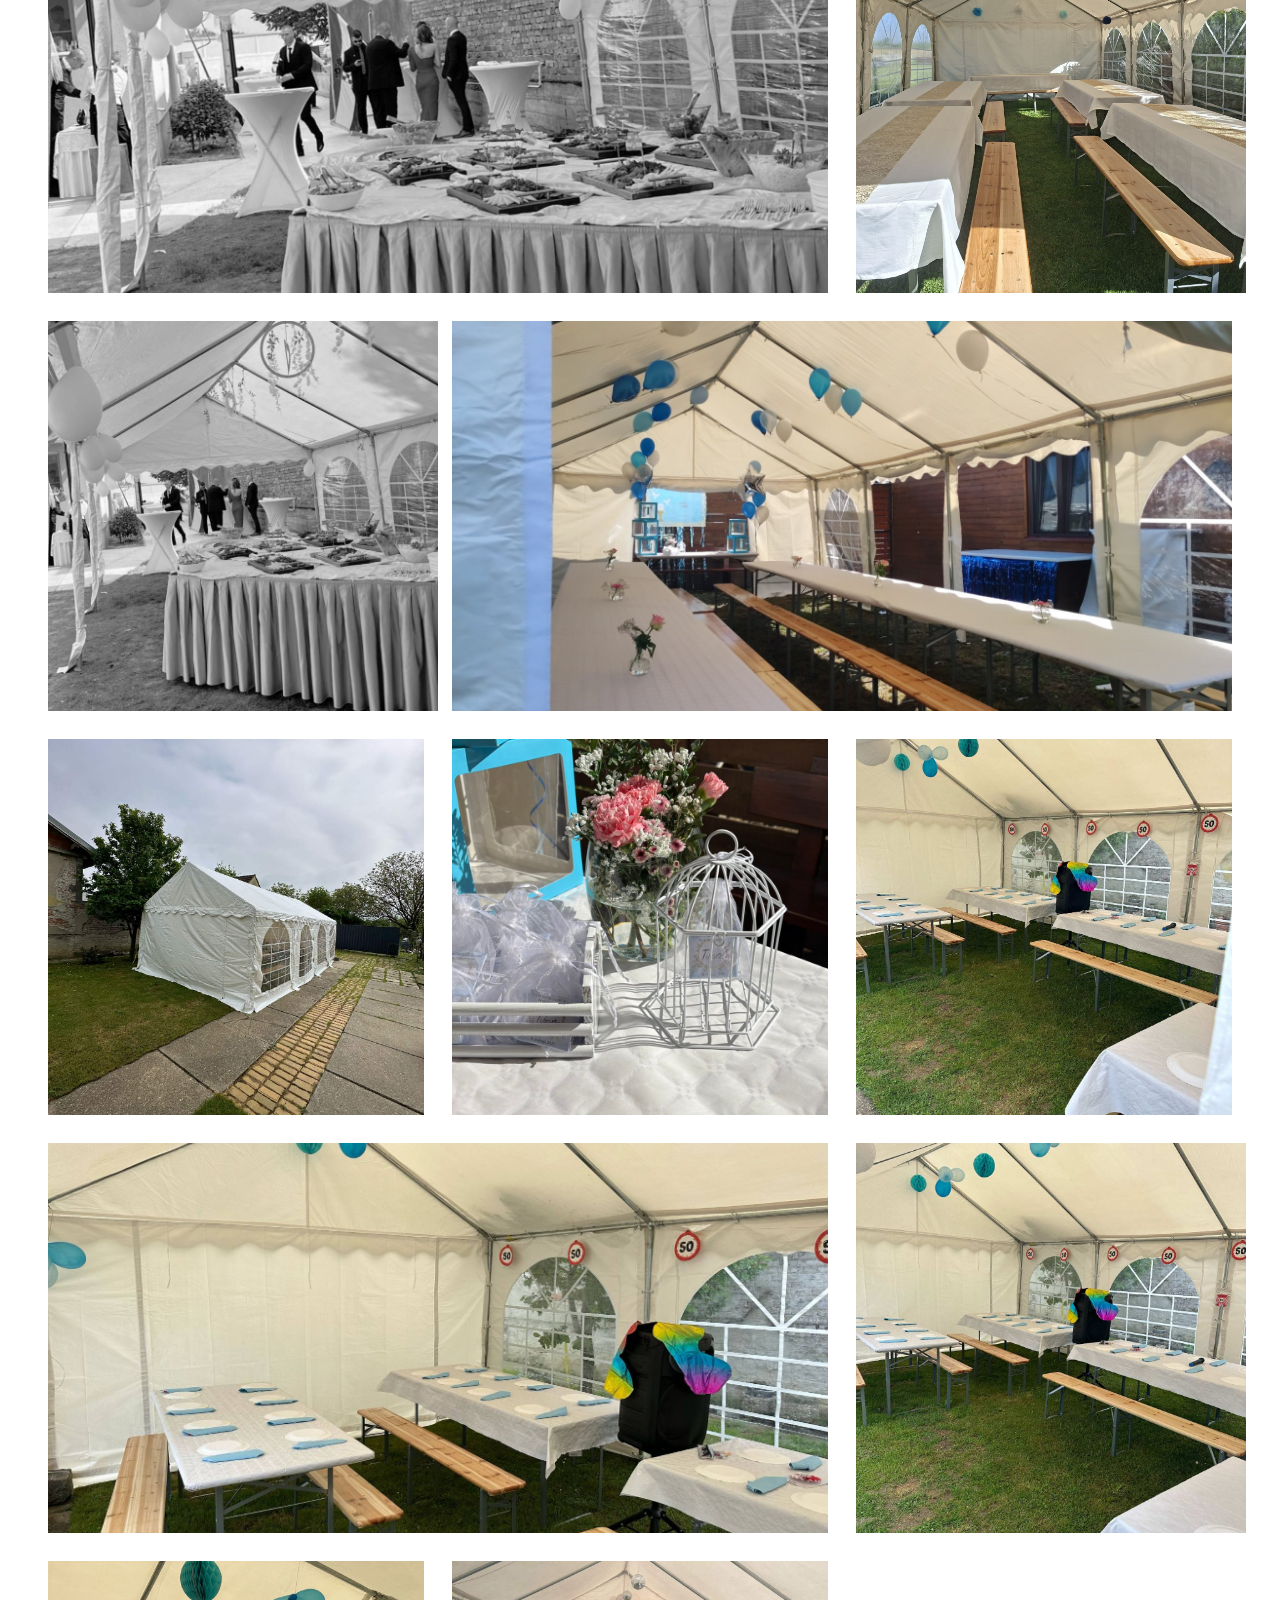
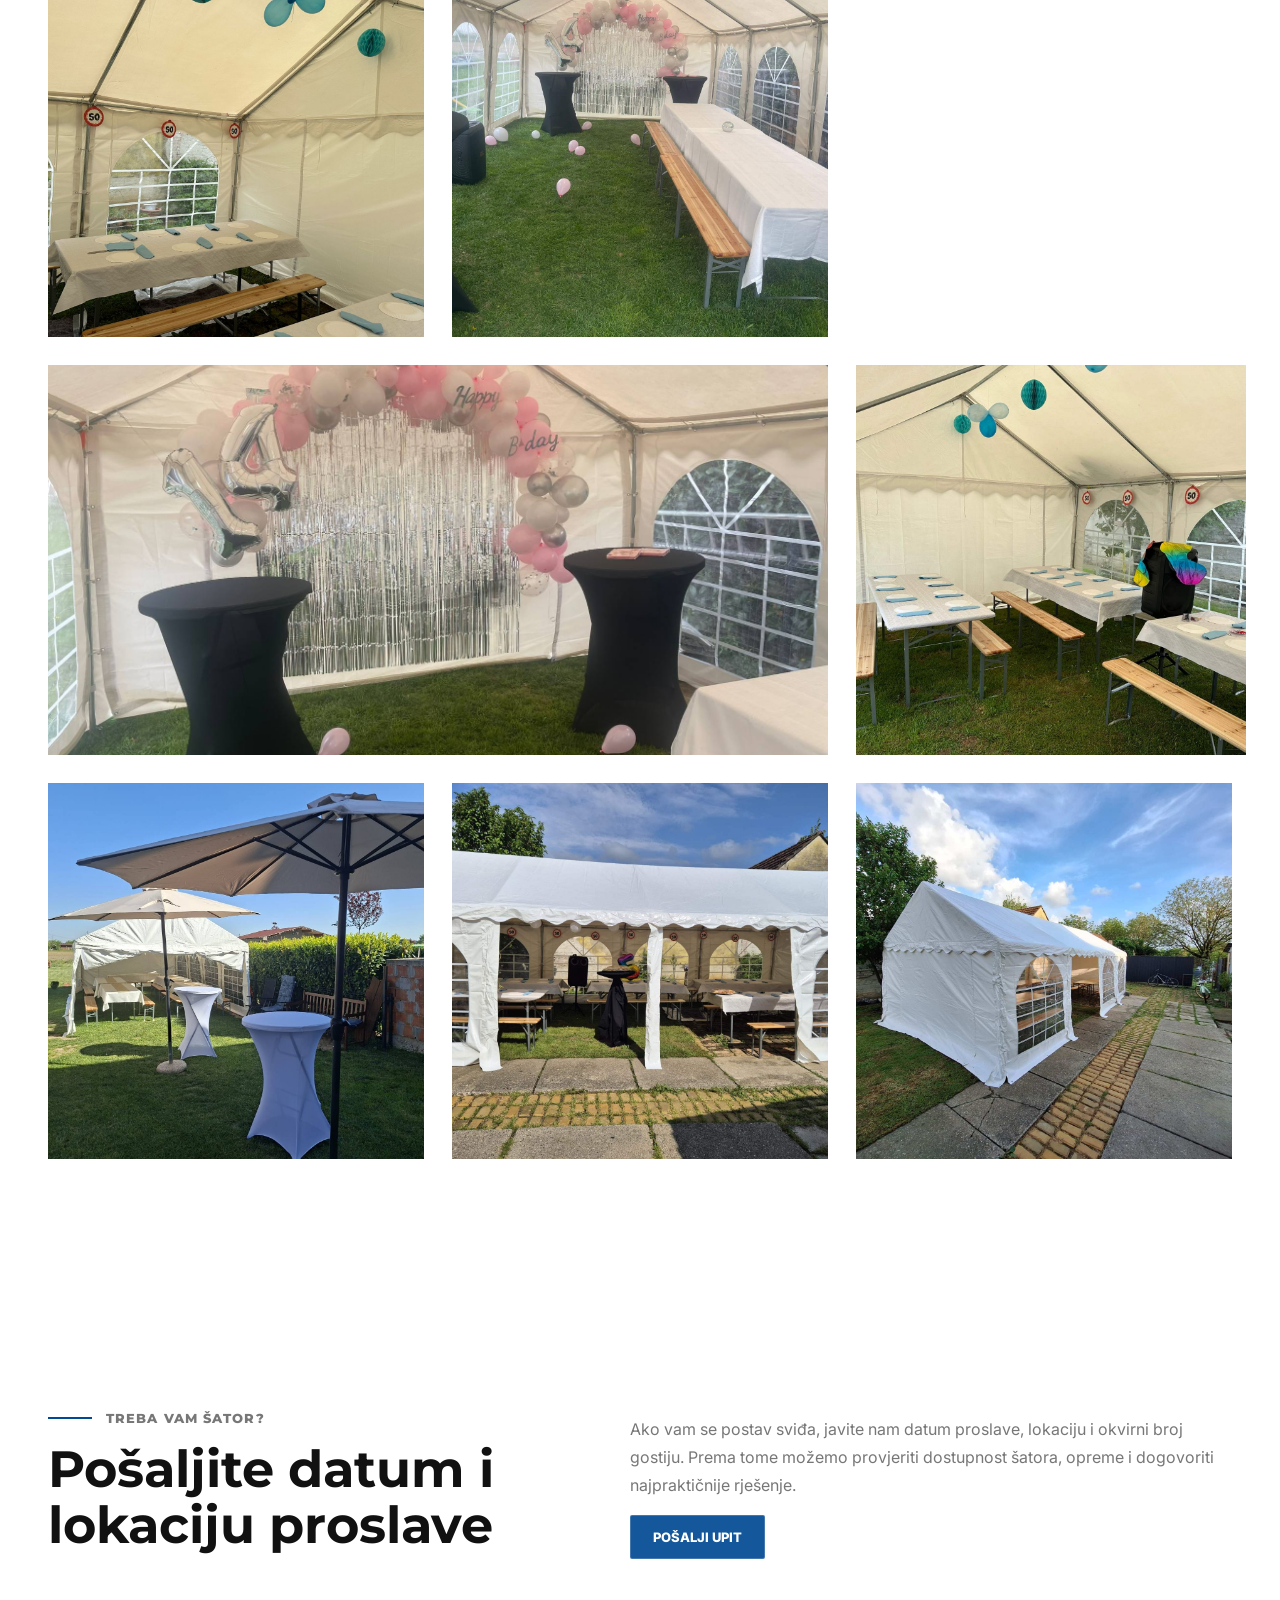
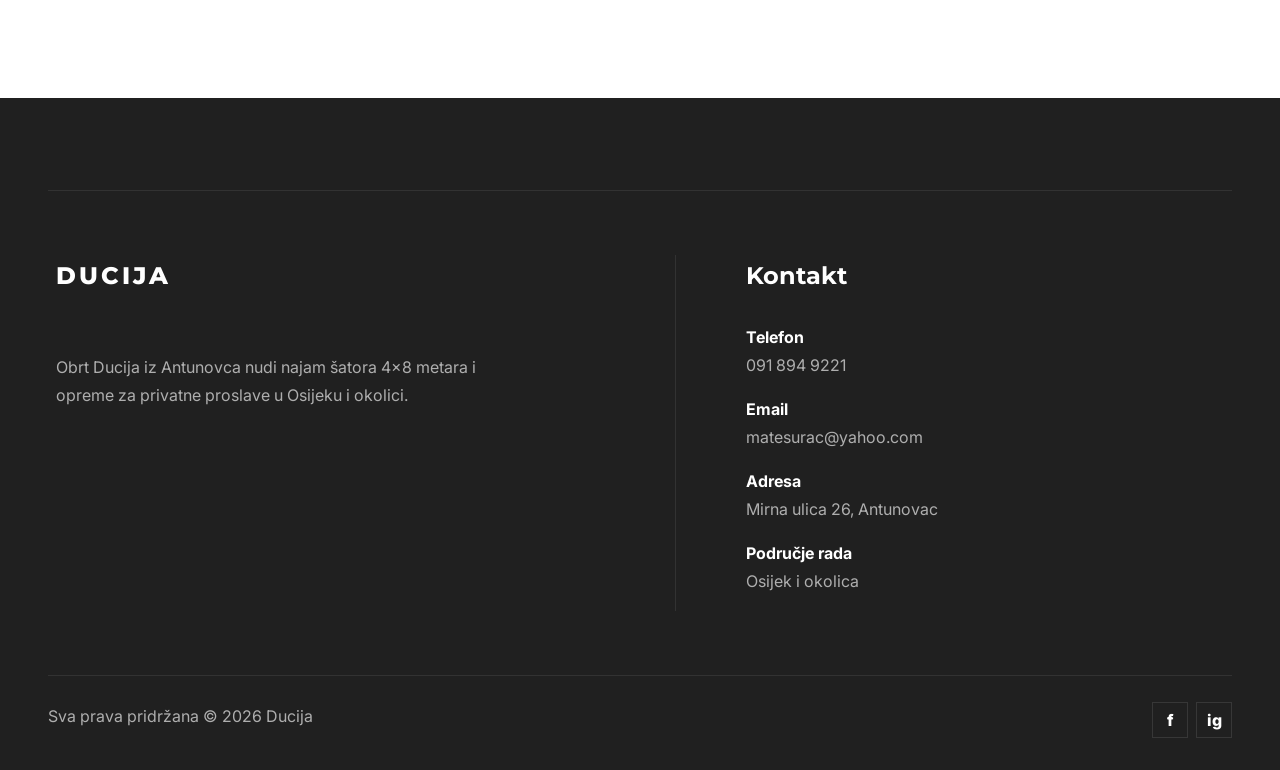
<file: galerija.html>
﻿<!DOCTYPE html>
<html lang="hr">
<head>
  <meta charset="UTF-8">
  <meta name="viewport" content="width=device-width, initial-scale=1.0">
  <meta name="description" content="Pogledajte galeriju šatora 4x8 m, opreme i postava za rođendane, krštenja, pričesti i proslave u Osijeku i okolici.">
  <meta property="og:title" content="Galerija šatora i opreme - Ducija Osijek">
  <meta property="og:description" content="Pogledajte galeriju šatora 4x8 m, opreme i postava za rođendane, krštenja, pričesti i proslave u Osijeku i okolici.">
  <meta property="og:type" content="website">
  <meta property="og:image" content="/assets/najam-satora-osijek-hero.jpeg">
  <title>Galerija šatora i opreme - Ducija Osijek</title>
  <link rel="preconnect" href="https://fonts.googleapis.com">
  <link rel="preconnect" href="https://fonts.gstatic.com" crossorigin>
  <link href="https://fonts.googleapis.com/css2?family=Inter:wght@400;500;600;700&family=Montserrat:wght@600;700;800&display=swap" rel="stylesheet">
  <link rel="stylesheet" href="/styles.css">
</head>
<body>
  <header class="site-header" data-header>
    <a class="logo" href="/" aria-label="Ducija početna"><span>DUCIJA</span></a>
    <nav class="main-nav" data-nav aria-label="Glavna navigacija">
      <a href="/">Početna</a>
      <a href="/najam-satora-za-proslave">Najam šatora za proslave</a>
      <a href="/galerija">Galerija</a>
      <a href="/kontakt">Kontakt</a>
      <div class="mobile-actions">
        <a class="phone-link" href="tel:0918949221">091 894 9221</a>
        <a class="btn btn-primary" href="/kontakt">Pošalji upit</a>
      </div>
    </nav>
    <div class="header-actions">
      <a class="phone-link" href="tel:0918949221">091 894 9221</a>
      <a class="btn btn-primary" href="/kontakt">Pošalji upit</a>
    </div>
    <button class="menu-toggle" data-menu-toggle aria-label="Otvori navigaciju" aria-expanded="false"><span></span><span></span><span></span></button>
  </header>

  <main>
    <section class="page-hero">
      <img src="/assets/najam-satora-4x8.jpg" alt="Šator 4x8 m za proslave">
      <div class="container reveal">
        <p class="eyebrow light">Galerija</p>
        <h1>Fotografije šatora i opreme</h1>
        <p>Pogledajte nekoliko postojećih fotografija šatora, postava i opreme. Galeriju ćemo nadopunjavati novim slikama s terena.</p>
      </div>
    </section>

    <section class="section">
      <div class="container">
        <p class="eyebrow centered">Ducija galerija</p>
        <div class="gallery-grid reveal">
          <article class="gallery-item large"><img src="/assets/najam-satora-osijek-hero.jpeg" alt="Postavljen šator za proslavu u dvorištu"></article>
          <article class="gallery-item"><img src="/assets/najam-satora-4x8.jpg" alt="Šator 4x8 m izvana"></article>
          <article class="gallery-item"><img src="/assets/najam-satora-4x8-side.jpg" alt="Bočni pogled na šator 4x8 m"></article>
          <article class="gallery-item"><img src="/assets/najam-satora-za-proslave.jpg" alt="Šator za proslave u Osijeku"></article>
          <article class="gallery-item large"><img src="/assets/najam-satora-za-svadbe.jpg" alt="Uređen šator za manju proslavu"></article>
          <article class="gallery-item"><img src="/assets/najam-satora-osijek-interior.jpeg" alt="Unutrašnjost šatora s postavljenim stolovima i dekoracijom"></article>
          <article class="gallery-item"><img src="/assets/sator-za-svadbe-uredjen.jpg" alt="Uređen šator za svadbu i proslave"></article>
          <article class="gallery-item large"><img src="/assets/sator-za-proslave-uredjen.jpg" alt="Uređen šator za privatnu proslavu"></article>
          <article class="gallery-item"><img src="/assets/sator-unutra-balon-dekor.jpg" alt="Šator s balonima i dekoracijom za proslavu"></article>
          <article class="gallery-item"><img src="/assets/sator-unutra-dekoracija-ruze.jpg" alt="Dekoracija stolova s ružama u šatoru"></article>
          <article class="gallery-item"><img src="/assets/sator-unutra-postava.jpg" alt="Postava stolova i klupa u šatoru"></article>
          <article class="gallery-item large"><img src="/assets/sator-unutra-postavljeno-stolovi.jpg" alt="Postavljeni stolovi u unutrašnjosti šatora"></article>
          <article class="gallery-item"><img src="/assets/sator-unutra-stolovi-dekor.jpg" alt="Stolovi i dekoracija u šatoru za proslavu"></article>
          <article class="gallery-item"><img src="/assets/sator-plavi-ukras-unutra.jpg" alt="Plavi ukrasi u unutrašnjosti šatora"></article>
          <article class="gallery-item"><img src="/assets/sator-rodjendanska-postava.jpg" alt="Rođendanska postava u šatoru"></article>
          <article class="gallery-item large"><img src="/assets/sator-rodjendanska-dekoracija.jpg" alt="Rođendanska dekoracija u šatoru"></article>
          <article class="gallery-item"><img src="/assets/sator-postavljena-tabela.jpg" alt="Postavljena tabla za proslavu"></article>
          <article class="gallery-item"><img src="/assets/sator-vanjska-terasa.jpg" alt="Vanjski prostor s natkrivenim šatorom i suncobranima"></article>
          <article class="gallery-item"><img src="/assets/sator-vanjski-pogled.jpg" alt="Vanjski pogled na postavljen šator"></article>
          <article class="gallery-item"><img src="/assets/sator-vanjski-bocni-pogled.jpg" alt="Bočni vanjski pogled na postavljen šator"></article>
        </div>
      </div>
    </section>

    <section class="section">
      <div class="container page-layout reveal">
        <div>
          <p class="eyebrow line-left">Treba vam šator?</p>
          <h2>Pošaljite datum i lokaciju proslave</h2>
        </div>
        <div>
          <p>Ako vam se postav sviđa, javite nam datum proslave, lokaciju i okvirni broj gostiju. Prema tome možemo provjeriti dostupnost šatora, opreme i dogovoriti najpraktičnije rješenje.</p>
          <a class="btn btn-primary" href="/kontakt">Pošalji upit</a>
        </div>
      </div>
    </section>
  </main>

  <footer class="footer" id="kontakt">
    <div class="container footer-grid">
      <div>
        <a class="footer-logo" href="/"><span>DUCIJA</span></a>
        <p>Obrt Ducija iz Antunovca nudi najam šatora 4x8 metara i opreme za privatne proslave u Osijeku i okolici.</p>
      </div>
      <div class="footer-contact">
        <h2>Kontakt</h2>
        <p><strong>Telefon</strong><br><a href="tel:0918949221">091 894 9221</a></p>
        <p><strong>Email</strong><br><a href="mailto:matesurac@yahoo.com">matesurac@yahoo.com</a></p>
        <p><strong>Adresa</strong><br>Mirna ulica 26, Antunovac</p>
        <p><strong>Područje rada</strong><br>Osijek i okolica</p>
      </div>
    </div>
    <div class="container footer-bottom">
      <p>Sva prava pridržana &copy; 2026 Ducija</p>
      <div class="socials" aria-label="Društvene mreže"><a href="https://www.facebook.com/people/DuCija-obrt-za-najam-%C5%A1atora-i-opreme-za-proslave/61580216025421/" aria-label="Facebook" target="_blank" rel="noopener">f</a><a href="https://www.instagram.com/oprema_za_proslave_ducija?igsh=NHY1M2Z1ZWZvbWtz" aria-label="Instagram" target="_blank" rel="noopener">ig</a></div>
    </div>
  </footer>
  <script src="/script.js"></script>
</body>
</html>
</file>
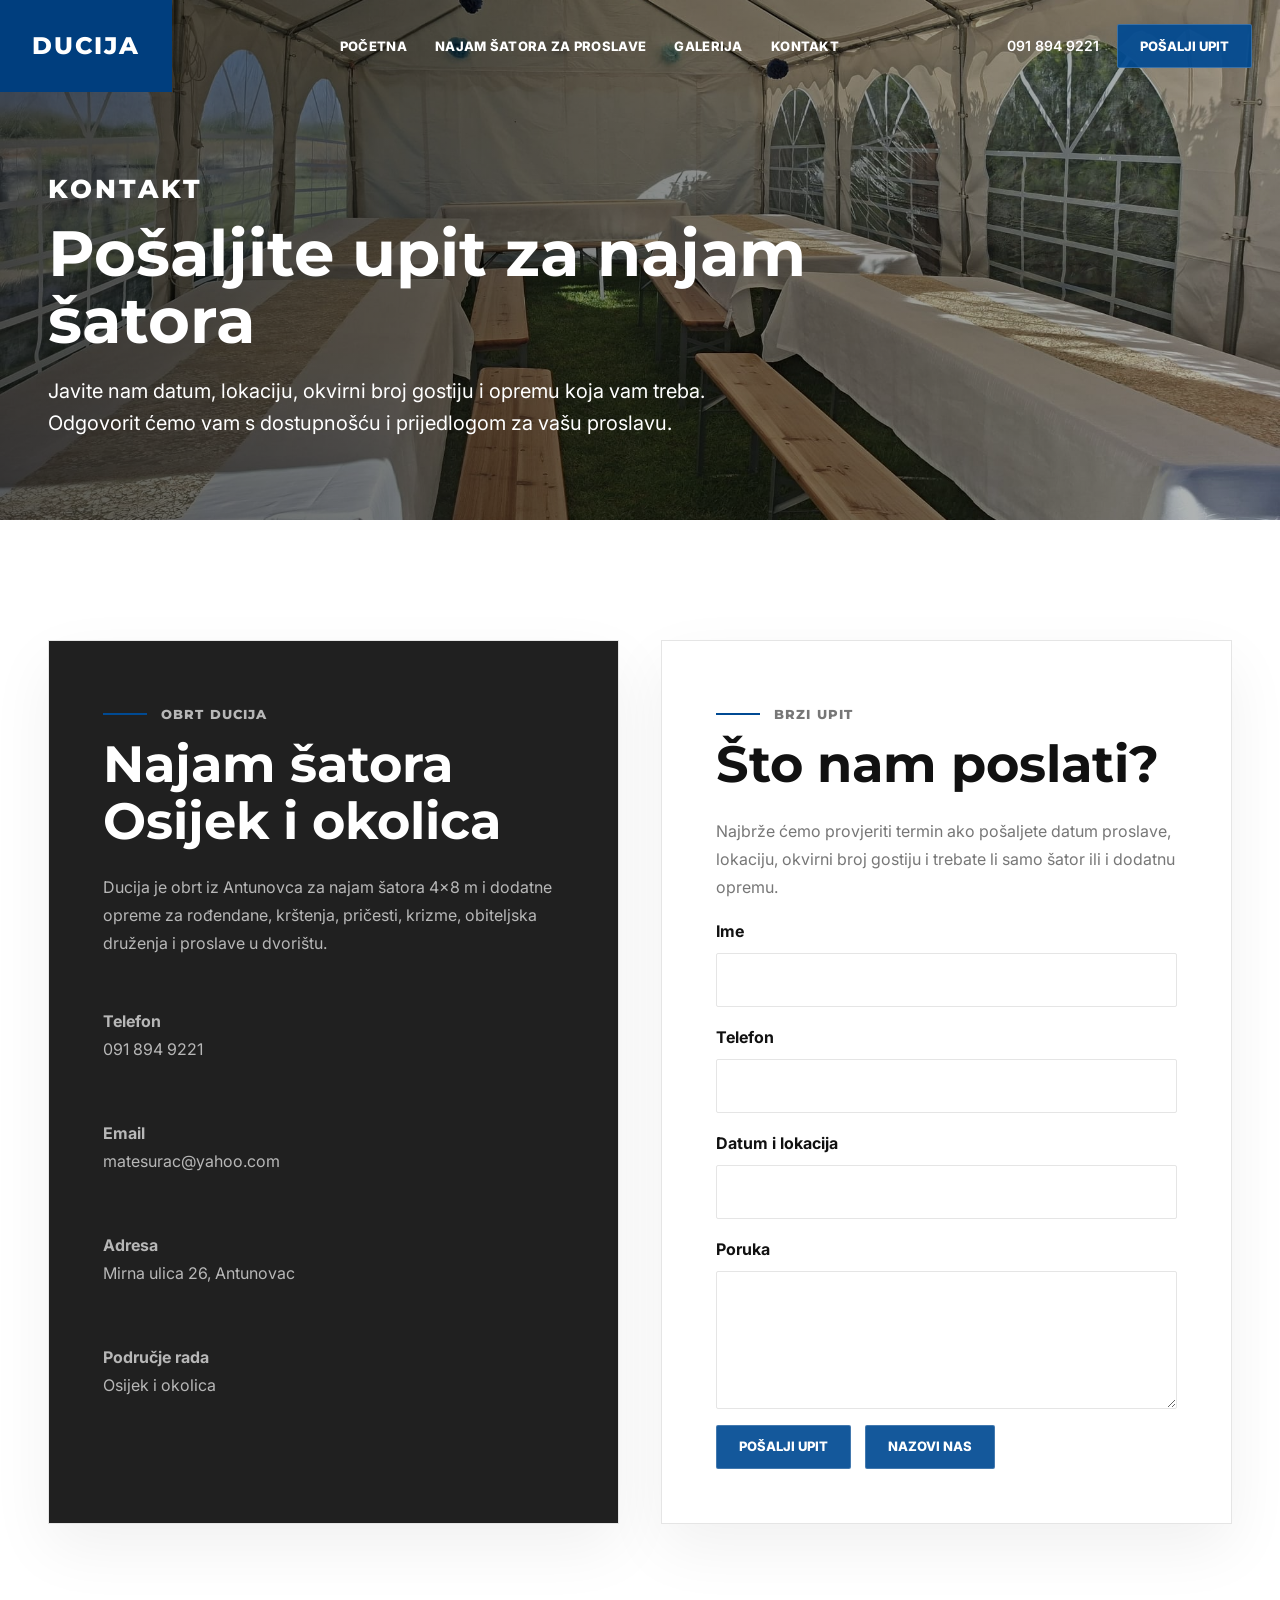
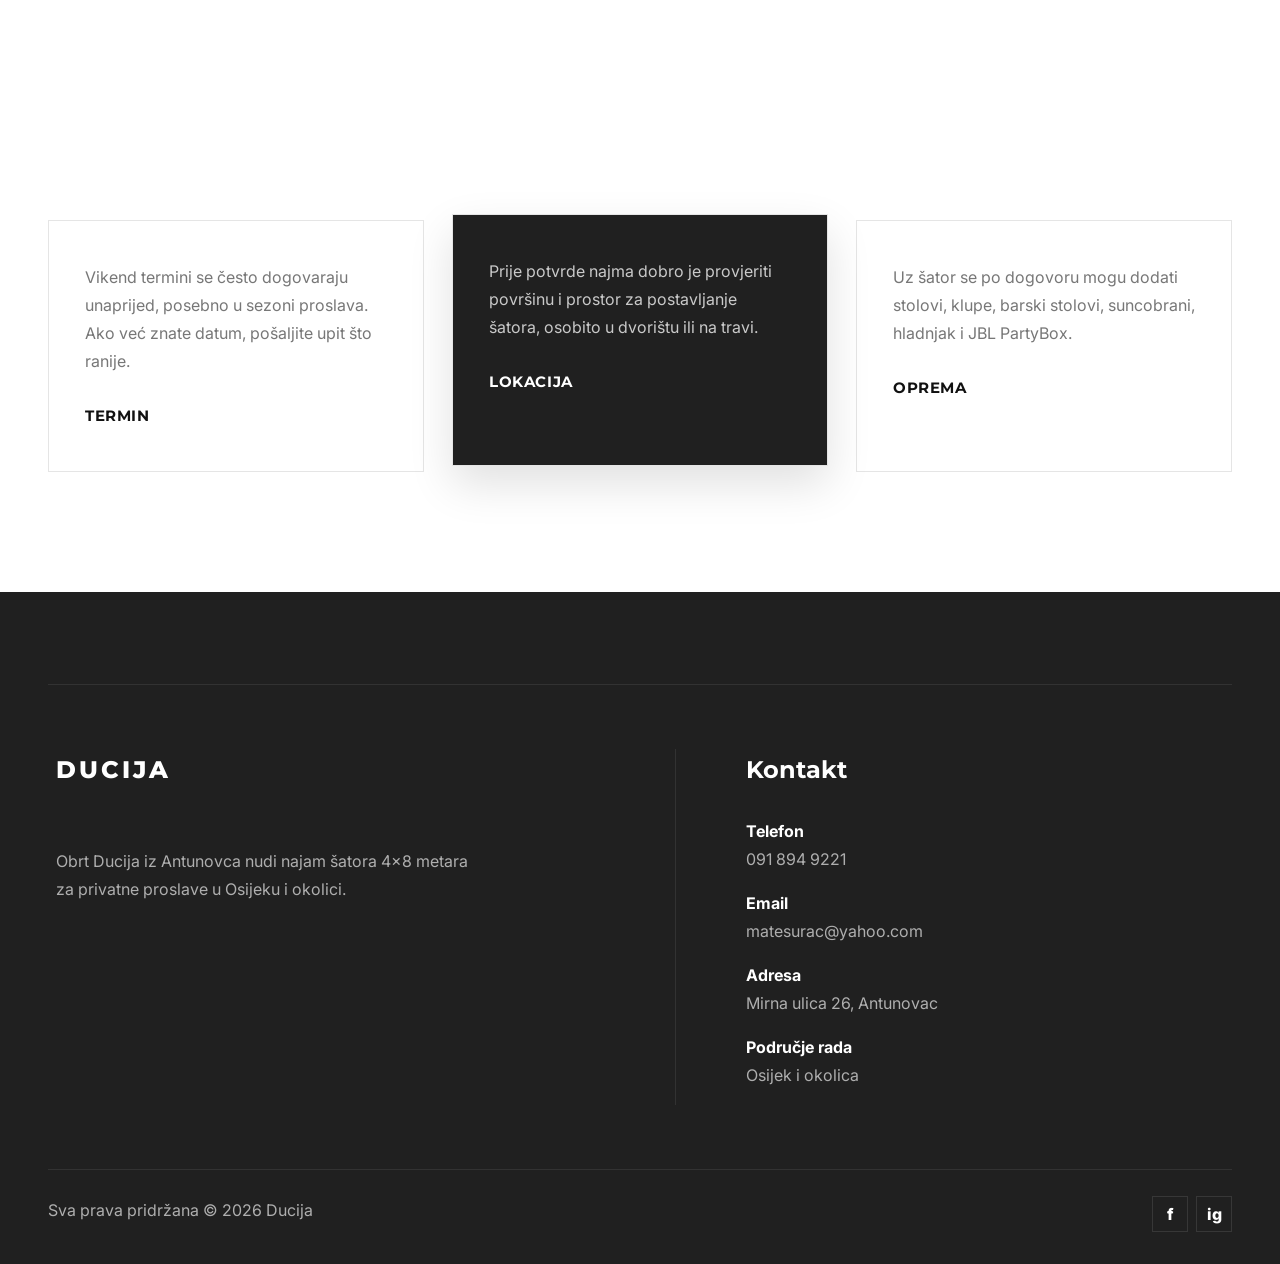
<file: kontakt.html>
﻿<!DOCTYPE html>
<html lang="hr">
<head>
  <meta charset="UTF-8">
  <meta name="viewport" content="width=device-width, initial-scale=1.0">
  <meta name="description" content="Kontaktirajte Duciju za najam šatora 4x8 m i opreme za proslave u Osijeku i okolici. Pošaljite datum, lokaciju i okvirni broj gostiju.">
  <meta property="og:title" content="Kontakt za najam šatora - Ducija Osijek">
  <meta property="og:description" content="Kontaktirajte Duciju za najam šatora 4x8 m i opreme za proslave u Osijeku i okolici. Pošaljite datum, lokaciju i okvirni broj gostiju.">
  <meta property="og:type" content="website">
  <meta property="og:image" content="/assets/najam-satora-osijek-hero.jpeg">
  <title>Kontakt za najam šatora - Ducija Osijek</title>
  <link rel="preconnect" href="https://fonts.googleapis.com">
  <link rel="preconnect" href="https://fonts.gstatic.com" crossorigin>
  <link href="https://fonts.googleapis.com/css2?family=Inter:wght@400;500;600;700&family=Montserrat:wght@600;700;800&display=swap" rel="stylesheet">
  <link rel="stylesheet" href="/styles.css">
</head>
<body>
  <header class="site-header" data-header>
    <a class="logo" href="/" aria-label="Ducija početna"><span>DUCIJA</span></a>
    <nav class="main-nav" data-nav aria-label="Glavna navigacija">
      <a href="/">Početna</a>
      <a href="/najam-satora-za-proslave">Najam šatora za proslave</a>
      <a href="/galerija">Galerija</a>
      <a href="/kontakt">Kontakt</a>
      <div class="mobile-actions">
        <a class="phone-link" href="tel:0918949221">091 894 9221</a>
        <a class="btn btn-primary" href="/kontakt">Pošalji upit</a>
      </div>
    </nav>
    <div class="header-actions">
      <a class="phone-link" href="tel:0918949221">091 894 9221</a>
      <a class="btn btn-primary" href="/kontakt">Pošalji upit</a>
    </div>
    <button class="menu-toggle" data-menu-toggle aria-label="Otvori navigaciju" aria-expanded="false"><span></span><span></span><span></span></button>
  </header>

  <main>
    <section class="page-hero">
      <img src="/assets/najam-satora-osijek-hero.jpeg" alt="Najam šatora u Osijeku za proslave">
      <div class="container reveal">
        <p class="eyebrow light">Kontakt</p>
        <h1>Pošaljite upit za najam šatora</h1>
        <p>Javite nam datum, lokaciju, okvirni broj gostiju i opremu koja vam treba. Odgovorit ćemo vam s dostupnošću i prijedlogom za vašu proslavu.</p>
      </div>
    </section>

    <section class="section">
      <div class="container contact-layout reveal">
        <article class="contact-card dark">
          <p class="eyebrow line-left">Obrt Ducija</p>
          <h2>Najam šatora Osijek i okolica</h2>
          <p>Ducija je obrt iz Antunovca za najam šatora 4x8 m i dodatne opreme za rođendane, krštenja, pričesti, krizme, obiteljska druženja i proslave u dvorištu.</p>
          <div class="contact-list">
            <p><strong>Telefon</strong><br><a href="tel:0918949221">091 894 9221</a></p>
            <p><strong>Email</strong><br><a href="mailto:matesurac@yahoo.com">matesurac@yahoo.com</a></p>
            <p><strong>Adresa</strong><br>Mirna ulica 26, Antunovac</p>
            <p><strong>Područje rada</strong><br>Osijek i okolica</p>
          </div>
        </article>

        <article class="contact-card">
          <p class="eyebrow line-left">Brzi upit</p>
          <h2>Što nam poslati?</h2>
          <p>Najbrže ćemo provjeriti termin ako pošaljete datum proslave, lokaciju, okvirni broj gostiju i trebate li samo šator ili i dodatnu opremu.</p>
          <form class="quote-form" action="mailto:matesurac@yahoo.com" method="post" enctype="text/plain">
            <label>Ime<input type="text" name="ime"></label>
            <label>Telefon<input type="tel" name="telefon"></label>
            <label>Datum i lokacija<input type="text" name="datum_lokacija"></label>
            <label>Poruka<textarea name="poruka" rows="4"></textarea></label>
            <div class="hero-actions">
              <button class="btn btn-primary" type="submit">Pošalji upit</button>
              <a class="btn btn-primary" href="tel:0918949221">Nazovi nas</a>
            </div>
          </form>
        </article>
      </div>
    </section>

    <section class="section">
      <div class="container info-grid reveal">
        <article class="info-card">
          <p>Vikend termini se često dogovaraju unaprijed, posebno u sezoni proslava. Ako već znate datum, pošaljite upit što ranije.</p>
          <strong>TERMIN</strong>
        </article>
        <article class="info-card active">
          <p>Prije potvrde najma dobro je provjeriti površinu i prostor za postavljanje šatora, osobito u dvorištu ili na travi.</p>
          <strong>LOKACIJA</strong>
        </article>
        <article class="info-card">
          <p>Uz šator se po dogovoru mogu dodati stolovi, klupe, barski stolovi, suncobrani, hladnjak i JBL PartyBox.</p>
          <strong>OPREMA</strong>
        </article>
      </div>
    </section>
  </main>

  <footer class="footer" id="kontakt">
    <div class="container footer-grid">
      <div>
        <a class="footer-logo" href="/"><span>DUCIJA</span></a>
        <p>Obrt Ducija iz Antunovca nudi najam šatora 4x8 metara za privatne proslave u Osijeku i okolici.</p>
      </div>
      <div class="footer-contact">
        <h2>Kontakt</h2>
        <p><strong>Telefon</strong><br><a href="tel:0918949221">091 894 9221</a></p>
        <p><strong>Email</strong><br><a href="mailto:matesurac@yahoo.com">matesurac@yahoo.com</a></p>
        <p><strong>Adresa</strong><br>Mirna ulica 26, Antunovac</p>
        <p><strong>Područje rada</strong><br>Osijek i okolica</p>
      </div>
    </div>
    <div class="container footer-bottom">
      <p>Sva prava pridržana &copy; 2026 Ducija</p>
      <div class="socials" aria-label="Društvene mreže"><a href="https://www.facebook.com/people/DuCija-obrt-za-najam-%C5%A1atora-i-opreme-za-proslave/61580216025421/" aria-label="Facebook" target="_blank" rel="noopener">f</a><a href="https://www.instagram.com/oprema_za_proslave_ducija?igsh=NHY1M2Z1ZWZvbWtz" aria-label="Instagram" target="_blank" rel="noopener">ig</a></div>
    </div>
  </footer>
  <script src="/script.js"></script>
</body>
</html>
</file>
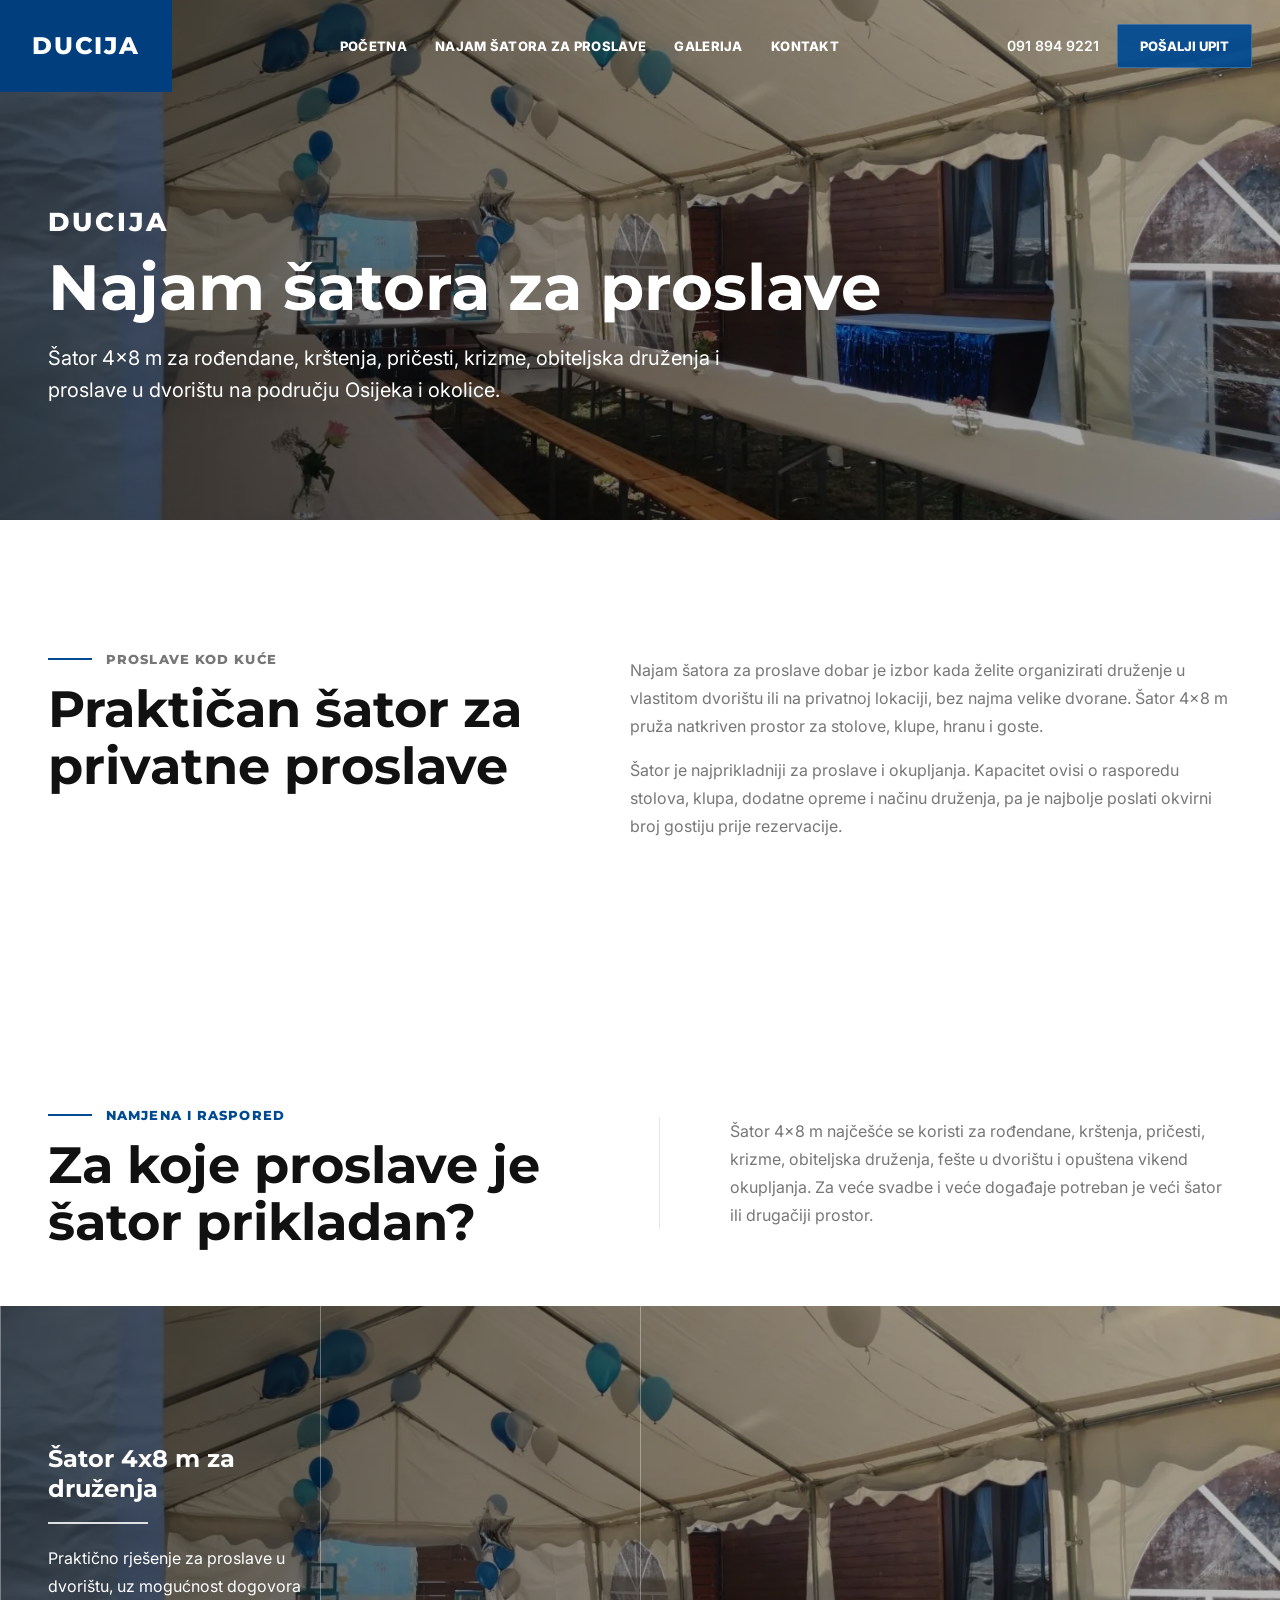
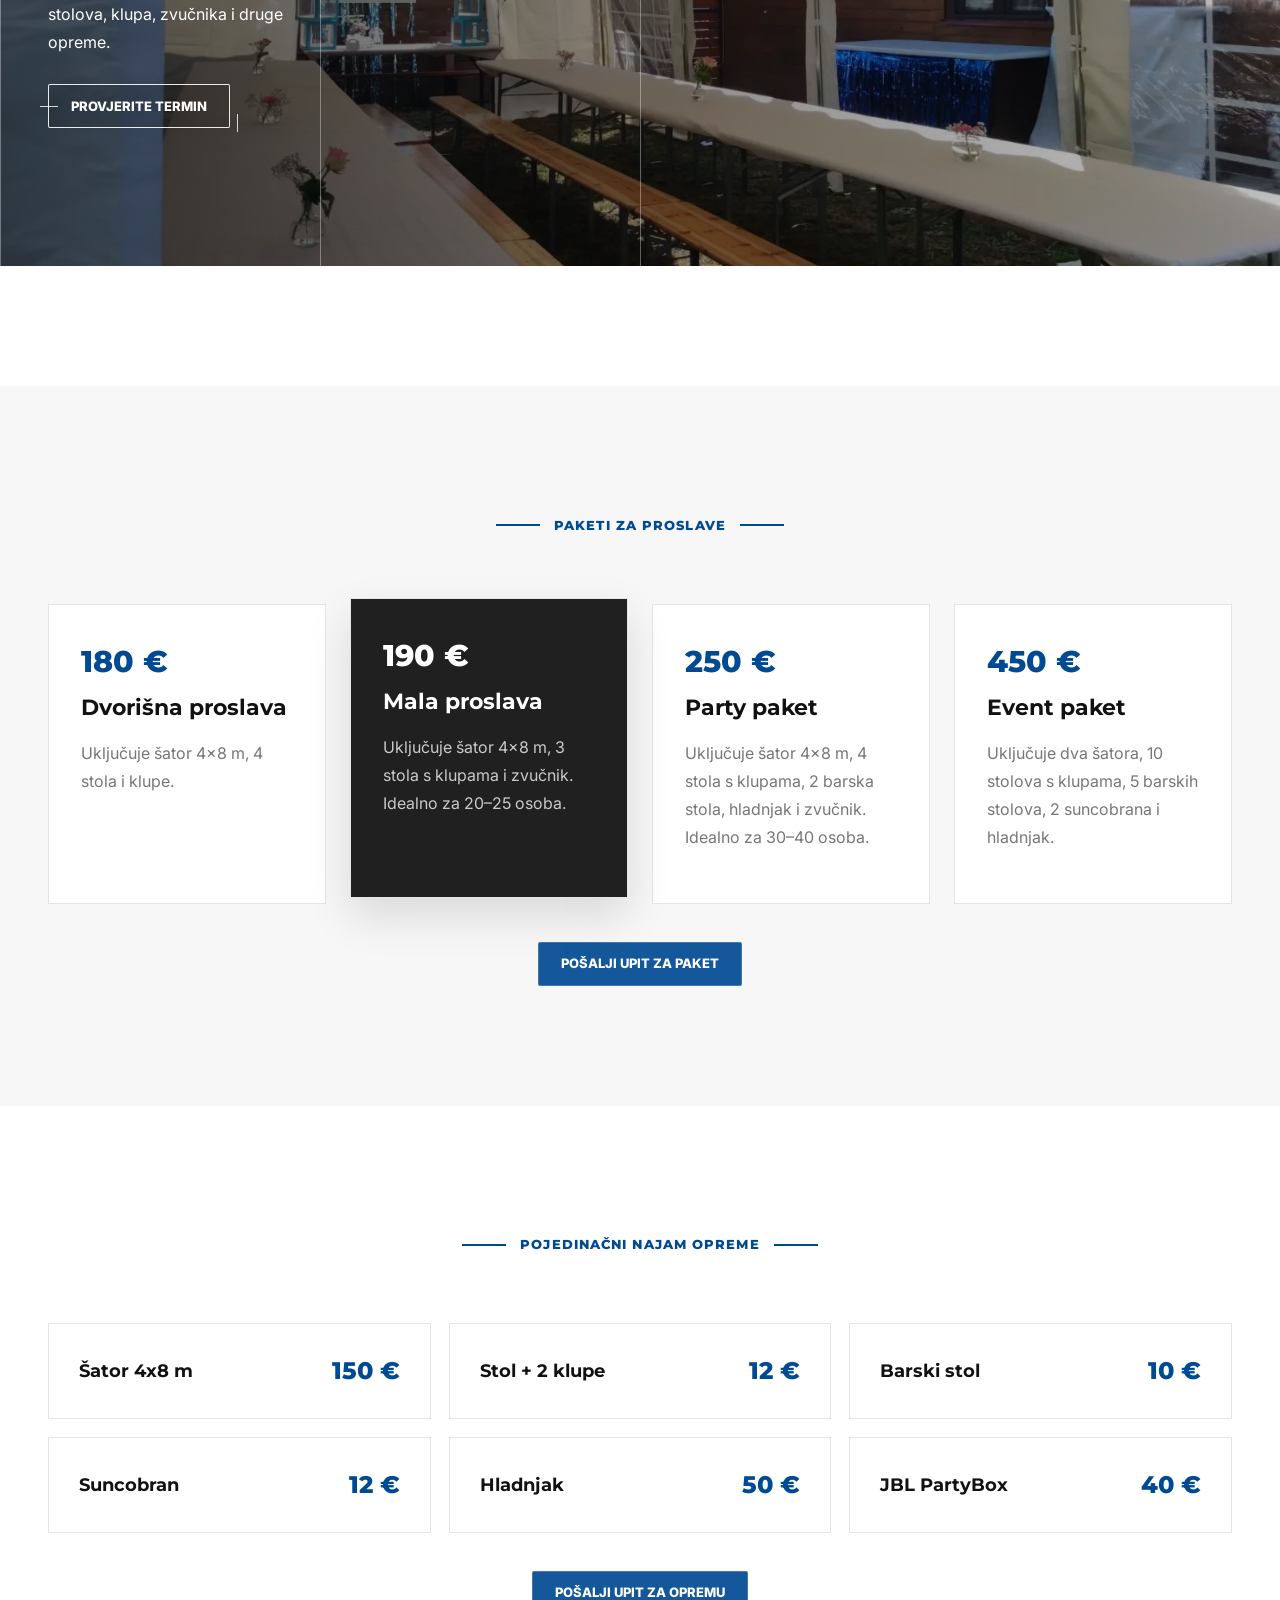
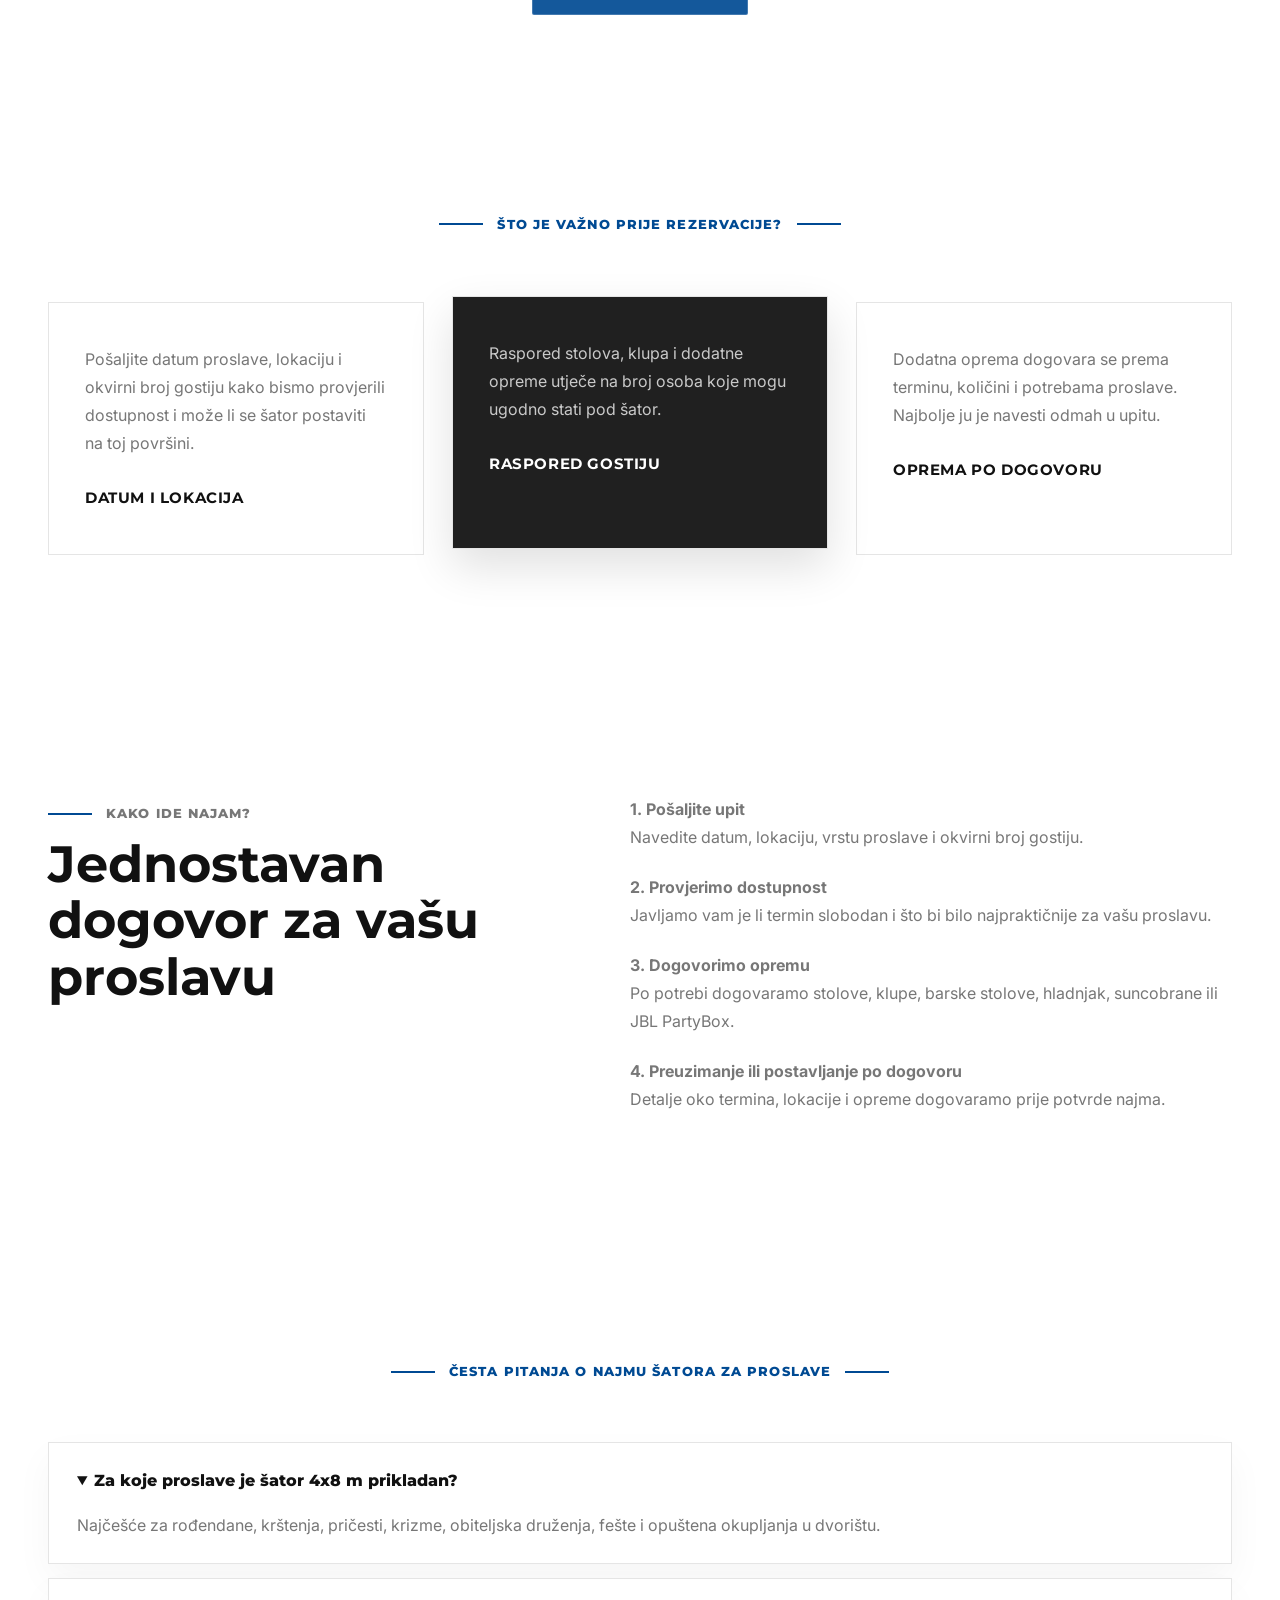
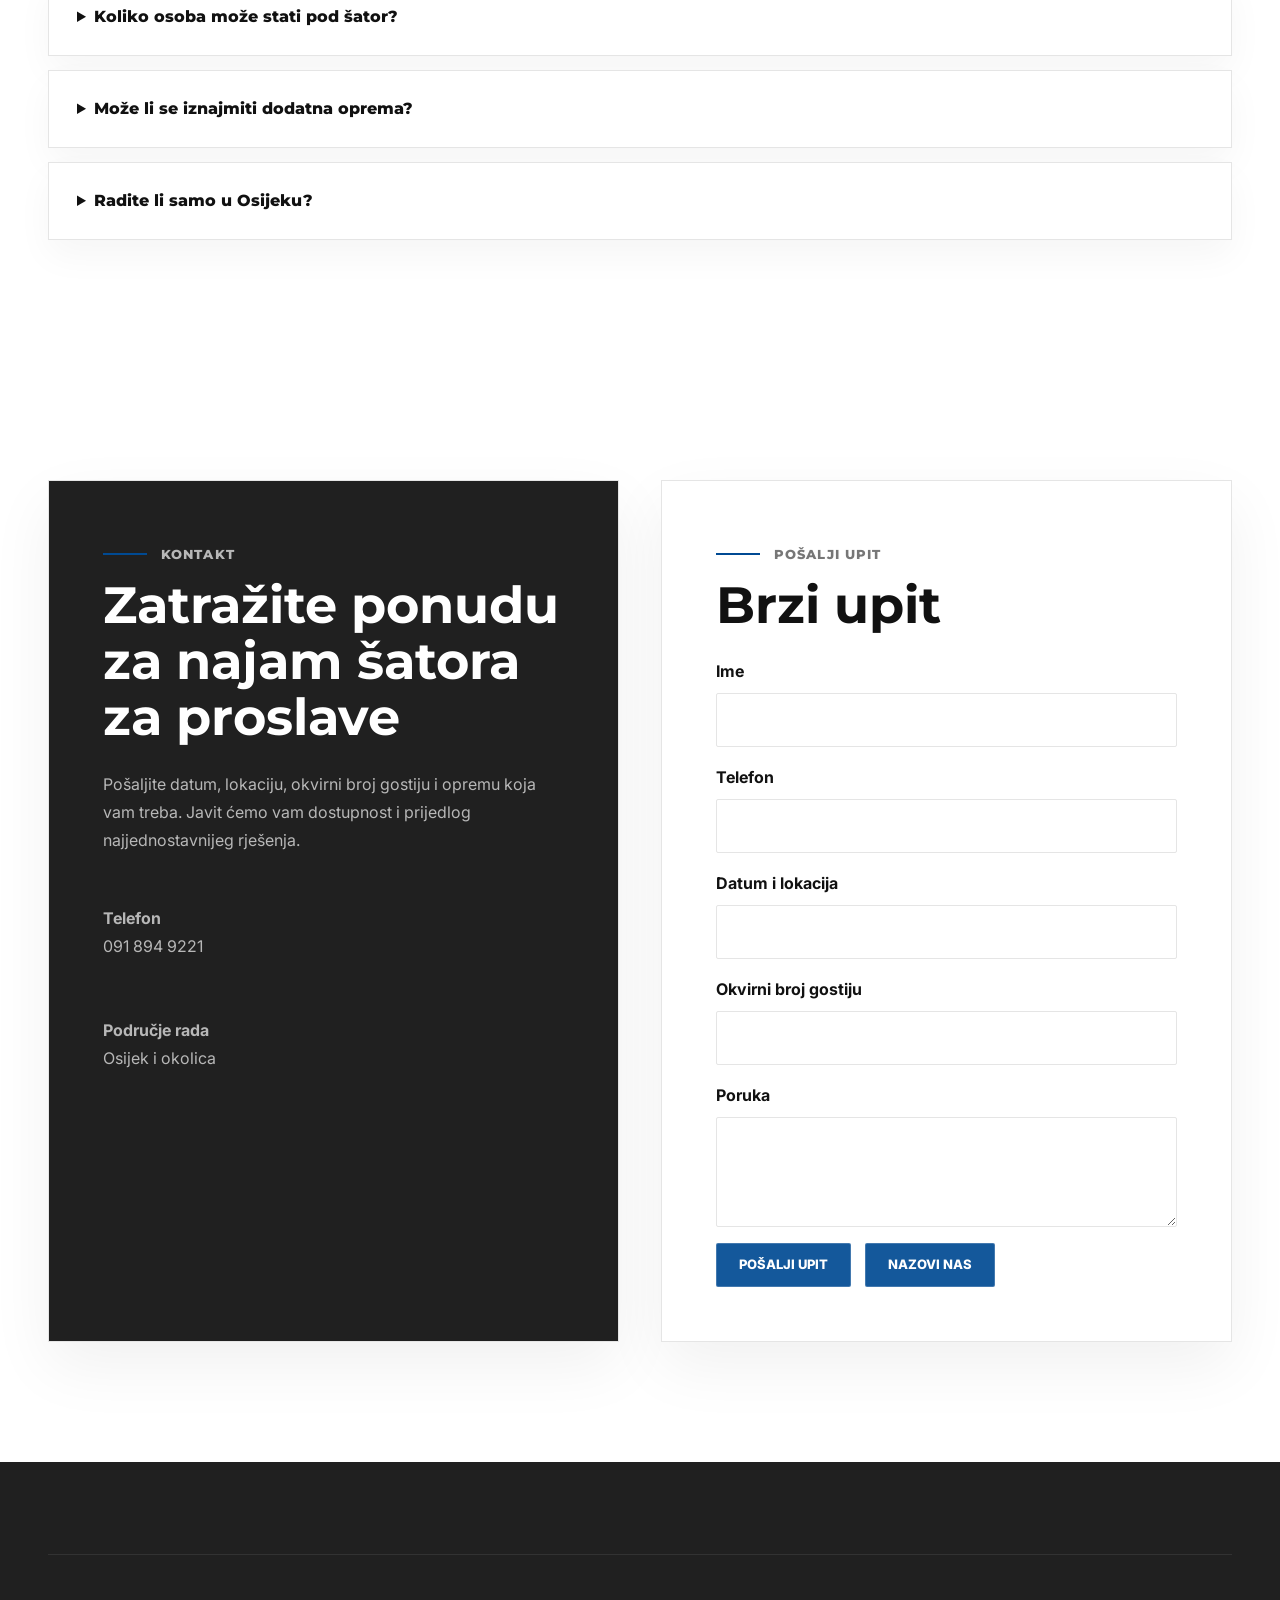
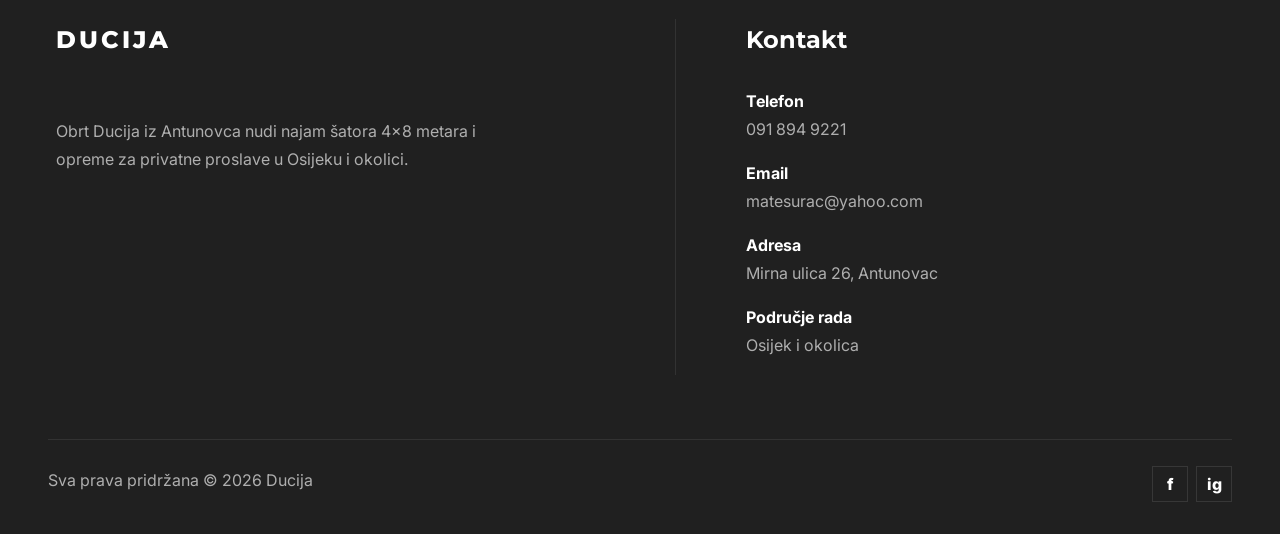
<file: najam-satora-za-proslave.html>
﻿<!DOCTYPE html>
<html lang="hr">
<head>
  <meta charset="UTF-8">
  <meta name="viewport" content="width=device-width, initial-scale=1.0">
  <meta name="description" content="Najam šatora 4x8 m i opreme za proslave u Osijeku i okolici. Paketi za dvorišne proslave, pojedinačni najam opreme i dogovor oko termina.">
  <meta name="keywords" content="najam šatora za proslave, šator za proslave Osijek, najam šatora za rođendan, najam šatora za krštenje, najam šatora za pričest, najam šatora za krizmu">
  <meta property="og:title" content="Najam šatora za proslave - Ducija Osijek">
  <meta property="og:description" content="Najam šatora 4x8 m i opreme za proslave u Osijeku i okolici. Paketi za dvorišne proslave, pojedinačni najam opreme i dogovor oko termina.">
  <meta property="og:type" content="website">
  <meta property="og:image" content="/assets/najam-satora-za-proslave.jpg">
  <title>Najam šatora za proslave - Ducija Osijek</title>
  <link rel="preconnect" href="https://fonts.googleapis.com">
  <link rel="preconnect" href="https://fonts.gstatic.com" crossorigin>
  <link rel="preload" as="image" href="/assets/najam-satora-za-proslave-900.webp" imagesrcset="/assets/najam-satora-za-proslave-900.webp 900w, /assets/najam-satora-za-proslave.webp 1600w" imagesizes="100vw" type="image/webp">
  <link href="https://fonts.googleapis.com/css2?family=Inter:wght@400;500;600;700&family=Montserrat:wght@600;700;800&display=swap" rel="stylesheet">
  <link rel="stylesheet" href="/styles.css">
</head>
<body>
  <header class="site-header" data-header>
    <a class="logo" href="/" aria-label="Ducija početna"><span>DUCIJA</span></a>
    <nav class="main-nav" data-nav aria-label="Glavna navigacija">
      <a href="/">Početna</a>
      <a href="/najam-satora-za-proslave">Najam šatora za proslave</a>
      <a href="/galerija">Galerija</a>
      <a href="/kontakt">Kontakt</a>
      <div class="mobile-actions">
        <a class="phone-link" href="tel:0918949221">091 894 9221</a>
        <a class="btn btn-primary" href="/kontakt">Pošalji upit</a>
      </div>
    </nav>
    <div class="header-actions">
      <a class="phone-link" href="tel:0918949221">091 894 9221</a>
      <a class="btn btn-primary" href="/kontakt">Pošalji upit</a>
    </div>
    <button class="menu-toggle" data-menu-toggle aria-label="Otvori navigaciju" aria-expanded="false"><span></span><span></span><span></span></button>
  </header>

  <main>
    <section class="page-hero">
      <img src="/assets/najam-satora-za-proslave.webp" srcset="/assets/najam-satora-za-proslave-900.webp 900w, /assets/najam-satora-za-proslave.webp 1600w" sizes="100vw" width="1600" height="900" alt="Najam šatora za proslave u Osijeku" fetchpriority="high" decoding="async">
      <div class="container reveal">
        <p class="eyebrow light">Ducija</p>
        <h1>Najam šatora za proslave</h1>
        <p>Šator 4x8 m za rođendane, krštenja, pričesti, krizme, obiteljska druženja i proslave u dvorištu na području Osijeka i okolice.</p>
      </div>
    </section>

    <section class="section">
      <div class="container page-layout reveal">
        <div>
          <p class="eyebrow line-left">Proslave kod kuće</p>
          <h2>Praktičan šator za privatne proslave</h2>
        </div>
        <div>
          <p>Najam šatora za proslave dobar je izbor kada želite organizirati druženje u vlastitom dvorištu ili na privatnoj lokaciji, bez najma velike dvorane. Šator 4x8 m pruža natkriven prostor za stolove, klupe, hranu i goste.</p>
          <p>Šator je najprikladniji za proslave i okupljanja. Kapacitet ovisi o rasporedu stolova, klupa, dodatne opreme i načinu druženja, pa je najbolje poslati okvirni broj gostiju prije rezervacije.</p>
        </div>
      </div>
    </section>

    <section class="featured section">
      <div class="container featured-heading reveal">
        <div>
          <p class="eyebrow line-left">Namjena i raspored</p>
          <h2>Za koje proslave je šator prikladan?</h2>
        </div>
        <p>Šator 4x8 m najčešće se koristi za rođendane, krštenja, pričesti, krizme, obiteljska druženja, fešte u dvorištu i opuštena vikend okupljanja. Za veće svadbe i veće događaje potreban je veći šator ili drugačiji prostor.</p>
      </div>

      <article class="service-banner reveal">
        <img src="/assets/najam-satora-za-proslave.webp" srcset="/assets/najam-satora-za-proslave-900.webp 900w, /assets/najam-satora-za-proslave.webp 1600w" sizes="100vw" width="1600" height="900" alt="Šator za proslave u dvorištu" loading="lazy" decoding="async">
        <div class="banner-overlay"></div>
        <div class="banner-lines" aria-hidden="true"><span></span><span></span><span></span></div>
        <div class="banner-content">
          <h3>Šator 4x8 m za druženja</h3>
          <p>Praktično rješenje za proslave u dvorištu, uz mogućnost dogovora stolova, klupa, zvučnika i druge opreme.</p>
          <a class="btn btn-outline-light" href="/kontakt">Provjerite termin</a>
        </div>
      </article>
    </section>

    <section class="section packages-section">
      <div class="container">
        <p class="eyebrow centered">Paketi za proslave</p>
        <div class="package-grid reveal">
          <article class="package-card">
            <p class="package-price">180 €</p>
            <h2>Dvorišna proslava</h2>
            <p>Uključuje šator 4x8 m, 4 stola i klupe.</p>
          </article>
          <article class="package-card active">
            <p class="package-price">190 €</p>
            <h2>Mala proslava</h2>
            <p>Uključuje šator 4x8 m, 3 stola s klupama i zvučnik. Idealno za 20–25 osoba.</p>
          </article>
          <article class="package-card">
            <p class="package-price">250 €</p>
            <h2>Party paket</h2>
            <p>Uključuje šator 4x8 m, 4 stola s klupama, 2 barska stola, hladnjak i zvučnik. Idealno za 30–40 osoba.</p>
          </article>
          <article class="package-card">
            <p class="package-price">450 €</p>
            <h2>Event paket</h2>
            <p>Uključuje dva šatora, 10 stolova s klupama, 5 barskih stolova, 2 suncobrana i hladnjak.</p>
          </article>
        </div>
        <div class="section-cta package-cta">
          <a class="btn btn-primary" href="/kontakt">Pošalji upit za paket</a>
        </div>
      </div>
    </section>

    <section class="section">
      <div class="container">
        <p class="eyebrow centered">Pojedinačni najam opreme</p>
        <div class="single-rental-grid reveal">
          <article class="single-rental-item"><h2>Šator 4x8 m</h2><p>150 €</p></article>
          <article class="single-rental-item"><h2>Stol + 2 klupe</h2><p>12 €</p></article>
          <article class="single-rental-item"><h2>Barski stol</h2><p>10 €</p></article>
          <article class="single-rental-item"><h2>Suncobran</h2><p>12 €</p></article>
          <article class="single-rental-item"><h2>Hladnjak</h2><p>50 €</p></article>
          <article class="single-rental-item"><h2>JBL PartyBox</h2><p>40 €</p></article>
        </div>
        <div class="section-cta package-cta">
          <a class="btn btn-primary" href="/kontakt">Pošalji upit za opremu</a>
        </div>
      </div>
    </section>

    <section class="testimonials section">
      <div class="container">
        <p class="eyebrow centered">Što je važno prije rezervacije?</p>
        <div class="info-grid reveal">
          <article class="info-card">
            <p>Pošaljite datum proslave, lokaciju i okvirni broj gostiju kako bismo provjerili dostupnost i može li se šator postaviti na toj površini.</p>
            <strong>DATUM I LOKACIJA</strong>
          </article>
          <article class="info-card active">
            <p>Raspored stolova, klupa i dodatne opreme utječe na broj osoba koje mogu ugodno stati pod šator.</p>
            <strong>RASPORED GOSTIJU</strong>
          </article>
          <article class="info-card">
            <p>Dodatna oprema dogovara se prema terminu, količini i potrebama proslave. Najbolje ju je navesti odmah u upitu.</p>
            <strong>OPREMA PO DOGOVORU</strong>
          </article>
        </div>
      </div>
    </section>

    <section class="section">
      <div class="container page-layout reveal">
        <div>
          <p class="eyebrow line-left">Kako ide najam?</p>
          <h2>Jednostavan dogovor za vašu proslavu</h2>
        </div>
        <div>
          <div class="detail-list">
            <p><strong>1. Pošaljite upit</strong><br>Navedite datum, lokaciju, vrstu proslave i okvirni broj gostiju.</p>
            <p><strong>2. Provjerimo dostupnost</strong><br>Javljamo vam je li termin slobodan i što bi bilo najpraktičnije za vašu proslavu.</p>
            <p><strong>3. Dogovorimo opremu</strong><br>Po potrebi dogovaramo stolove, klupe, barske stolove, hladnjak, suncobrane ili JBL PartyBox.</p>
            <p><strong>4. Preuzimanje ili postavljanje po dogovoru</strong><br>Detalje oko termina, lokacije i opreme dogovaramo prije potvrde najma.</p>
          </div>
        </div>
      </div>
    </section>

    <section class="section">
      <div class="container">
        <p class="eyebrow centered">Česta pitanja o najmu šatora za proslave</p>
        <div class="faq-list reveal">
          <details open>
            <summary>Za koje proslave je šator 4x8 m prikladan?</summary>
            <p>Najčešće za rođendane, krštenja, pričesti, krizme, obiteljska druženja, fešte i opuštena okupljanja u dvorištu.</p>
          </details>
          <details>
            <summary>Koliko osoba može stati pod šator?</summary>
            <p>Okvirni kapacitet ovisi o rasporedu stolova, klupa i dodatne opreme. Ako pošaljete broj gostiju, možemo pomoći s procjenom.</p>
          </details>
          <details>
            <summary>Može li se iznajmiti dodatna oprema?</summary>
            <p>Da, po dogovoru se mogu iznajmiti stolovi s klupama, barski stolovi, suncobrani, hladnjak i JBL PartyBox.</p>
          </details>
          <details>
            <summary>Radite li samo u Osijeku?</summary>
            <p>Primarno radimo na području Osijeka i okolice. Za udaljenije lokacije moguć je dogovor, ovisno o terminu i udaljenosti.</p>
          </details>
        </div>
      </div>
    </section>

    <section class="section">
      <div class="container contact-layout reveal">
        <article class="contact-card dark">
          <p class="eyebrow line-left">Kontakt</p>
          <h2>Zatražite ponudu za najam šatora za proslave</h2>
          <p>Pošaljite datum, lokaciju, okvirni broj gostiju i opremu koja vam treba. Javit ćemo vam dostupnost i prijedlog najjednostavnijeg rješenja.</p>
          <div class="contact-list">
            <p><strong>Telefon</strong><br><a href="tel:0918949221">091 894 9221</a></p>
            <p><strong>Područje rada</strong><br>Osijek i okolica</p>
          </div>
        </article>
        <article class="contact-card">
          <p class="eyebrow line-left">Pošalji upit</p>
          <h2>Brzi upit</h2>
          <form class="quote-form" action="mailto:matesurac@yahoo.com" method="post" enctype="text/plain">
            <label>Ime<input type="text" name="ime"></label>
            <label>Telefon<input type="tel" name="telefon"></label>
            <label>Datum i lokacija<input type="text" name="datum_lokacija"></label>
            <label>Okvirni broj gostiju<input type="text" name="broj_gostiju"></label>
            <label>Poruka<textarea name="poruka" rows="3"></textarea></label>
            <div class="hero-actions">
              <button class="btn btn-primary" type="submit">Pošalji upit</button>
              <a class="btn btn-primary" href="tel:0918949221">Nazovi nas</a>
            </div>
          </form>
        </article>
      </div>
    </section>
  </main>

  <footer class="footer" id="kontakt">
    <div class="container footer-grid">
      <div>
        <a class="footer-logo" href="/"><span>DUCIJA</span></a>
        <p>Obrt Ducija iz Antunovca nudi najam šatora 4x8 metara i opreme za privatne proslave u Osijeku i okolici.</p>
      </div>
      <div class="footer-contact">
        <h2>Kontakt</h2>
        <p><strong>Telefon</strong><br><a href="tel:0918949221">091 894 9221</a></p>
        <p><strong>Email</strong><br><a href="mailto:matesurac@yahoo.com">matesurac@yahoo.com</a></p>
        <p><strong>Adresa</strong><br>Mirna ulica 26, Antunovac</p>
        <p><strong>Područje rada</strong><br>Osijek i okolica</p>
      </div>
    </div>
    <div class="container footer-bottom">
      <p>Sva prava pridržana &copy; 2026 Ducija</p>
      <div class="socials" aria-label="Društvene mreže"><a href="https://www.facebook.com/people/DuCija-obrt-za-najam-%C5%A1atora-i-opreme-za-proslave/61580216025421/" aria-label="Facebook" target="_blank" rel="noopener">f</a><a href="https://www.instagram.com/oprema_za_proslave_ducija?igsh=NHY1M2Z1ZWZvbWtz" aria-label="Instagram" target="_blank" rel="noopener">ig</a></div>
    </div>
  </footer>
  <script src="/script.js" defer></script>
</body>
</html>
</file>
<file: styles.css>
:root {
  --charcoal: #202020;
  --charcoal-soft: #292929;
  --navy: #004a93;
  --navy-deep: #003e7e;
  --white: #ffffff;
  --off-white: #f7f7f7;
  --text: #111111;
  --muted: #777777;
  --border: #e5e5e5;
  --gold: #f5b301;
  --container: 1560px;
  --heading: "Montserrat", "Arial", sans-serif;
  --body: "Inter", "Arial", sans-serif;
  --section-space: 120px;
  --ease: 220ms ease;
}

* {
  box-sizing: border-box;
}

html {
  scroll-behavior: smooth;
}

body {
  margin: 0;
  width: 100%;
  min-width: 320px;
  overflow-x: hidden;
  color: var(--text);
  font-family: var(--body);
  font-size: 16px;
  line-height: 1.75;
  background: var(--white);
}

img {
  display: block;
  max-width: 100%;
}

a {
  color: inherit;
  text-decoration: none;
}

button {
  font: inherit;
}

.container {
  width: min(calc(100% - 96px), var(--container));
  margin-inline: auto;
}

.section {
  padding-block: var(--section-space);
}

.site-header {
  position: fixed;
  inset: 0 0 auto;
  z-index: 50;
  display: grid;
  grid-template-columns: auto 1fr auto auto;
  align-items: center;
  min-height: 92px;
  color: var(--white);
  transition: background var(--ease), box-shadow var(--ease), min-height var(--ease), backdrop-filter var(--ease);
}

.site-header.is-scrolled,
.site-header.menu-open {
  min-height: 76px;
  background: rgba(32, 32, 32, 0.95);
  box-shadow: 0 12px 30px rgba(0, 0, 0, 0.18);
  backdrop-filter: blur(14px);
}

.logo {
  align-self: stretch;
  display: inline-flex;
  align-items: center;
  padding-inline: 32px;
  background: var(--navy-deep);
  font-family: var(--heading);
  font-size: 24px;
  letter-spacing: 1.8px;
  white-space: nowrap;
}

.logo span,
.footer-logo span {
  font-weight: 800;
}

.main-nav {
  display: flex;
  justify-content: center;
  gap: clamp(18px, 2.2vw, 34px);
  padding-inline: 24px;
}

.main-nav a {
  position: relative;
  font-size: 13px;
  font-weight: 800;
  letter-spacing: 0.3px;
  text-transform: uppercase;
}

.main-nav a::after {
  content: "";
  position: absolute;
  left: 0;
  bottom: -9px;
  width: 0;
  height: 2px;
  background: var(--navy);
  transition: width var(--ease);
}

.main-nav a:hover::after,
.main-nav a:focus-visible::after {
  width: 100%;
}

.header-actions {
  display: flex;
  align-items: center;
  gap: 18px;
  padding-right: 28px;
  font-size: 14px;
  font-weight: 600;
}

.language {
  color: rgba(255, 255, 255, 0.9);
  font-size: 12px;
  font-weight: 800;
  letter-spacing: 1px;
}

.phone-link {
  white-space: nowrap;
}

.btn {
  display: inline-flex;
  align-items: center;
  justify-content: center;
  min-height: 44px;
  padding: 12px 22px;
  border: 1px solid currentColor;
  border-radius: 2px;
  font-size: 13px;
  font-weight: 800;
  line-height: 1;
  text-transform: uppercase;
  transition: transform var(--ease), background var(--ease), border-color var(--ease), color var(--ease);
}

.btn:hover,
.btn:focus-visible {
  transform: translateY(-2px);
}

.btn-primary {
  color: var(--white);
  background: rgba(0, 74, 147, 0.92);
  border-color: rgba(255, 255, 255, 0.2);
}

.btn-primary:hover,
.btn-primary:focus-visible {
  background: var(--charcoal);
}

.btn-outline-light {
  position: relative;
  color: var(--white);
  border-color: rgba(255, 255, 255, 0.9);
  background: rgba(0, 0, 0, 0.08);
}

.btn-outline-light::before,
.btn-outline-light::after {
  content: "";
  position: absolute;
  background: currentColor;
  opacity: 0.8;
}

.btn-outline-light::before {
  left: -9px;
  top: 50%;
  width: 18px;
  height: 1px;
}

.btn-outline-light::after {
  right: -9px;
  bottom: -5px;
  width: 1px;
  height: 18px;
}

.menu-toggle,
.mobile-actions {
  display: none;
}

.hero {
  position: relative;
  width: 100%;
  min-height: 100vh;
  overflow: hidden;
  color: var(--white);
}

.hero-image {
  position: absolute;
  inset: 0;
  width: 100%;
  height: 100%;
  object-fit: cover;
  animation: heroZoom 8s ease-out forwards;
}

.hero-overlay {
  position: absolute;
  inset: 0;
  background: linear-gradient(90deg, rgba(0, 0, 0, 0.52), rgba(0, 0, 0, 0.22) 48%, rgba(0, 0, 0, 0.45));
}

.hero-content {
  position: relative;
  z-index: 2;
  display: flex;
  min-height: 100vh;
  flex-direction: column;
  align-items: flex-start;
  justify-content: center;
  padding-top: 90px;
}

.eyebrow {
  display: inline-flex;
  align-items: center;
  gap: 14px;
  margin: 0 0 14px;
  color: var(--navy);
  font-family: var(--heading);
  font-size: 13px;
  font-weight: 800;
  letter-spacing: 1.1px;
  line-height: 1.3;
  text-transform: uppercase;
}

.eyebrow.light {
  color: var(--white);
  font-size: 26px;
  letter-spacing: 3px;
}

.line-left::before,
.centered::before,
.centered::after {
  content: "";
  width: 44px;
  height: 2px;
  background: var(--navy);
}

.centered {
  justify-content: center;
  width: 100%;
  text-align: center;
}

.hero-frame {
  position: relative;
  max-width: 860px;
  margin-bottom: 28px;
  padding: 36px 36px 32px 28px;
  border-left: 6px solid var(--navy);
  border-bottom: 5px solid var(--navy);
}

.hero-frame::before,
.hero-frame::after {
  content: "";
  position: absolute;
  background: var(--navy);
}

.hero-frame::before {
  top: 0;
  left: 0;
  width: 160px;
  height: 5px;
}

.hero-frame::after {
  right: 0;
  bottom: 0;
  width: 5px;
  height: 158px;
}

.hero h1 {
  margin: 0 0 8px;
  font-family: var(--heading);
  font-size: clamp(44px, 6vw, 76px);
  line-height: 1.04;
}

.hero-frame p {
  max-width: 520px;
  margin: 0;
  font-size: clamp(22px, 3vw, 38px);
  line-height: 1.13;
}

.hero-summary {
  max-width: 760px;
  margin: 0 0 22px;
  color: rgba(255, 255, 255, 0.88);
  font-size: 18px;
}

.hero-actions {
  display: flex;
  flex-wrap: wrap;
  gap: 14px;
}

.page-hero {
  position: relative;
  min-height: 520px;
  display: grid;
  align-items: center;
  color: var(--white);
  overflow: hidden;
}

.page-hero img {
  position: absolute;
  inset: 0;
  width: 100%;
  height: 100%;
  object-fit: cover;
}

.page-hero::after {
  content: "";
  position: absolute;
  inset: 0;
  background: linear-gradient(90deg, rgba(0, 0, 0, 0.64), rgba(0, 0, 0, 0.28));
}

.page-hero .container {
  position: relative;
  z-index: 2;
  padding-top: 92px;
}

.page-hero h1 {
  max-width: 860px;
  margin: 0;
  font-family: var(--heading);
  font-size: clamp(42px, 5vw, 78px);
  line-height: 1.04;
}

.page-hero p:not(.eyebrow) {
  max-width: 680px;
  margin: 22px 0 0;
  font-size: 20px;
  line-height: 1.6;
}

.page-layout {
  display: grid;
  grid-template-columns: 0.9fr 1.1fr;
  gap: clamp(64px, 7vw, 130px);
  align-items: start;
}

.page-layout h2,
.contact-card h2 {
  margin: 0 0 24px;
  font-family: var(--heading);
  font-size: clamp(32px, 4vw, 54px);
  line-height: 1.1;
}

.page-layout p,
.contact-card p {
  color: var(--muted);
}

.gallery-grid {
  display: grid;
  grid-template-columns: repeat(3, 1fr);
  gap: 28px;
}

.gallery-item {
  position: relative;
  height: 100%;
  min-height: 360px;
  aspect-ratio: 1 / 1;
  overflow: hidden;
  background: var(--charcoal);
}

.gallery-item.large {
  grid-column: span 2;
  aspect-ratio: 2 / 1;
}

.gallery-item img {
  width: 100%;
  height: 100%;
  object-fit: cover;
  transition: transform 900ms ease;
}

.gallery-item:hover img {
  transform: scale(1.04);
}

.contact-layout {
  display: grid;
  grid-template-columns: 1fr 1fr;
  gap: 42px;
}

.contact-card {
  padding: 54px;
  background: var(--white);
  border: 1px solid var(--border);
  box-shadow: 0 24px 60px rgba(0, 0, 0, 0.06);
}

.contact-card.dark {
  color: var(--white);
  background: var(--charcoal);
}

.contact-card.dark p,
.contact-card.dark a {
  color: rgba(255, 255, 255, 0.68);
}

.contact-list {
  display: grid;
  gap: 24px;
  margin-top: 34px;
}

.detail-list {
  display: grid;
  gap: 22px;
}

.detail-list p {
  margin: 0;
}

.faq-list {
  display: grid;
  gap: 14px;
  margin-top: 48px;
}

.faq-list details {
  padding: 24px 28px;
  border: 1px solid var(--border);
  background: var(--white);
  box-shadow: 0 16px 36px rgba(0, 0, 0, 0.04);
}

.faq-list summary {
  color: var(--text);
  font-family: var(--heading);
  font-weight: 800;
  cursor: pointer;
}

.faq-list p {
  margin: 16px 0 0;
  color: var(--muted);
}

.quote-form {
  display: grid;
  gap: 16px;
}

.quote-form label {
  display: grid;
  gap: 8px;
  color: var(--text);
  font-weight: 700;
}

.quote-form input,
.quote-form select,
.quote-form textarea {
  width: 100%;
  border: 1px solid var(--border);
  border-radius: 2px;
  padding: 12px 14px;
  color: var(--text);
  background: var(--white);
  font: inherit;
}

.inline-link {
  display: inline;
  margin-top: 0;
}

.intro {
  padding-top: 64px;
  padding-bottom: 72px;
}

.intro-grid {
  display: grid;
  grid-template-columns: 1fr;
  gap: 0;
}

.intro-copy {
  max-width: none;
  width: 100%;
}

.intro-copy > p:not(.eyebrow) {
  color: var(--muted);
}

.tabs {
  display: grid;
  grid-template-columns: repeat(2, 1fr);
  gap: 32px;
  margin: 44px 0 34px;
}

.tab {
  position: relative;
  padding: 0 0 18px;
  color: var(--text);
  border: 0;
  border-bottom: 2px solid var(--border);
  background: transparent;
  font-family: var(--heading);
  font-weight: 800;
  cursor: pointer;
}

.tab.active {
  color: var(--navy);
  border-color: var(--navy);
}

.tab.active::after {
  content: "";
  position: absolute;
  left: 50%;
  bottom: -6px;
  width: 12px;
  height: 12px;
  border-left: 2px solid var(--navy);
  border-top: 2px solid var(--navy);
  background: var(--white);
  transform: translateX(-50%) rotate(45deg);
}

.intro-mini {
  display: grid;
  grid-template-columns: 270px 1fr;
  gap: 32px;
  align-items: start;
  margin-top: 34px;
}

.intro-mini img {
  width: 100%;
  height: 180px;
  object-fit: cover;
}

.intro-mini p {
  margin: 0;
  color: var(--muted);
}

.featured-heading {
  display: grid;
  grid-template-columns: 1fr 1.1fr;
  gap: clamp(70px, 7vw, 140px);
  align-items: center;
  margin-bottom: 56px;
}

.featured-heading h2,
.equipment h2,
.location h2 {
  margin: 0;
  font-family: var(--heading);
  font-size: clamp(32px, 4vw, 54px);
  line-height: 1.1;
}

.featured-heading p:not(.eyebrow) {
  margin: 0;
  color: var(--muted);
  border-left: 1px solid var(--border);
  padding-left: 70px;
}

.service-banner {
  position: relative;
  width: 100%;
  min-height: 560px;
  overflow: hidden;
  color: var(--white);
}

.service-banner img {
  position: absolute;
  inset: 0;
  width: 100%;
  height: 100%;
  object-fit: cover;
  transition: transform 900ms ease;
}

.service-banner:hover img {
  transform: scale(1.04);
}

.banner-overlay {
  position: absolute;
  inset: 0;
  background: linear-gradient(90deg, rgba(0, 0, 0, 0.64), rgba(0, 0, 0, 0.25));
}

.banner-lines {
  position: absolute;
  inset: 0;
  display: grid;
  grid-template-columns: repeat(4, 1fr);
  pointer-events: none;
}

.banner-lines span {
  border-left: 1px solid rgba(255, 255, 255, 0.34);
}

.banner-content {
  position: relative;
  z-index: 2;
  display: flex;
  min-height: 560px;
  width: min(calc(100% - 96px), var(--container));
  margin-inline: auto;
  flex-direction: column;
  justify-content: center;
  align-items: flex-start;
}

.banner-content h3 {
  max-width: 300px;
  margin: 0 0 20px;
  font-family: var(--heading);
  font-size: 24px;
  line-height: 1.25;
}

.banner-content h3::after {
  content: "";
  display: block;
  width: 100px;
  height: 2px;
  margin-top: 18px;
  background: rgba(255, 255, 255, 0.84);
}

.banner-content p {
  max-width: 280px;
  margin: 0 0 28px;
}

.equipment {
  position: relative;
  margin-top: 90px;
  padding-block: 110px;
  overflow: hidden;
  background: var(--charcoal);
}

.equipment::before {
  content: none;
}

.equipment-inner {
  position: relative;
  z-index: 2;
  padding-top: 0;
  color: var(--white);
}

.equipment-inner h2 {
  max-width: 100%;
  margin-bottom: 62px;
  white-space: nowrap;
}

.equipment-cards {
  display: grid;
  grid-template-columns: repeat(4, 1fr);
  color: var(--text);
  box-shadow: 0 24px 60px rgba(0, 0, 0, 0.08);
}

.equipment-card {
  display: flex;
  flex-direction: column;
  align-items: center;
  justify-content: center;
  min-height: 260px;
  padding: 64px clamp(34px, 2.8vw, 56px) 46px;
  text-align: center;
  background: var(--white);
  border-right: 1px solid var(--border);
  transition: transform var(--ease), background var(--ease), color var(--ease), box-shadow var(--ease);
}

.equipment-card:hover {
  z-index: 3;
  transform: translateY(-8px);
  box-shadow: 0 18px 40px rgba(0, 0, 0, 0.14);
}

.equipment-card.active,
.equipment-card:hover {
  color: var(--white);
  background: #676766;
}

.equipment-card h3 {
  margin: 0 0 22px;
  font-family: var(--heading);
  font-size: 20px;
  line-height: 1.25;
  text-transform: uppercase;
}

.equipment-card p {
  max-width: 290px;
  margin: 0;
  color: var(--muted);
}

.section-cta {
  display: flex;
  justify-content: center;
  margin-top: 34px;
}

.packages-section {
  background: var(--off-white);
}

.package-grid {
  display: grid;
  grid-template-columns: repeat(4, 1fr);
  gap: 24px;
  margin-top: 56px;
}

.package-card {
  min-height: 300px;
  padding: 42px 32px;
  background: var(--white);
  border: 1px solid var(--border);
  transition: transform var(--ease), box-shadow var(--ease), background var(--ease), color var(--ease);
}

.package-card.active,
.package-card:hover {
  color: var(--white);
  background: var(--charcoal);
  box-shadow: 0 18px 42px rgba(0, 0, 0, 0.12);
  transform: translateY(-6px);
}

.package-price {
  margin: 0 0 18px;
  color: var(--navy);
  font-family: var(--heading);
  font-size: 30px;
  font-weight: 800;
  line-height: 1;
}

.package-card.active .package-price,
.package-card:hover .package-price {
  color: var(--white);
}

.package-card h2 {
  margin: 0 0 18px;
  font-family: var(--heading);
  font-size: 22px;
  line-height: 1.2;
}

.package-card p:not(.package-price) {
  margin: 0;
  color: var(--muted);
}

.package-card.active p:not(.package-price),
.package-card:hover p:not(.package-price) {
  color: rgba(255, 255, 255, 0.76);
}

.package-cta {
  margin-top: 38px;
}

.single-rental-grid {
  display: grid;
  grid-template-columns: repeat(3, 1fr);
  gap: 18px;
  margin-top: 56px;
}

.single-rental-item {
  display: flex;
  align-items: center;
  justify-content: space-between;
  gap: 24px;
  padding: 26px 30px;
  border: 1px solid var(--border);
  background: var(--white);
  transition: transform var(--ease), box-shadow var(--ease), background var(--ease), color var(--ease);
}

.single-rental-item:hover {
  color: var(--white);
  background: var(--charcoal);
  box-shadow: 0 18px 42px rgba(0, 0, 0, 0.12);
  transform: translateY(-4px);
}

.single-rental-item h2 {
  margin: 0;
  font-family: var(--heading);
  font-size: 18px;
  line-height: 1.25;
}

.single-rental-item p {
  margin: 0;
  color: var(--navy);
  font-family: var(--heading);
  font-size: 24px;
  font-weight: 800;
  white-space: nowrap;
}

.single-rental-item:hover p {
  color: var(--white);
}

.equipment-card.active p,
.equipment-card:hover p {
  color: rgba(255, 255, 255, 0.88);
}

.equipment-card a {
  position: relative;
  display: inline-flex;
  min-width: 162px;
  min-height: 48px;
  align-items: center;
  justify-content: center;
  padding: 10px 18px;
  border: 1px solid currentColor;
  font-weight: 800;
}

.equipment-card a::before,
.equipment-card a::after {
  content: "";
  position: absolute;
  background: currentColor;
  transition: transform var(--ease);
}

.equipment-card a::before {
  left: -12px;
  top: 50%;
  width: 24px;
  height: 1px;
}

.equipment-card a::after {
  right: -7px;
  bottom: -7px;
  width: 1px;
  height: 18px;
}

.equipment-card:hover a::before {
  transform: translateX(6px);
}

.testimonials {
  padding-top: 70px;
}

.testimonial-grid {
  display: grid;
  grid-template-columns: repeat(3, 1fr);
  gap: 50px;
  margin-top: 56px;
}

.info-grid {
  display: grid;
  grid-template-columns: repeat(3, 1fr);
  gap: 28px;
  margin-top: 56px;
}

.info-card {
  min-height: 240px;
  padding: 42px 36px;
  background: var(--white);
  border: 1px solid var(--border);
  transition: transform var(--ease), box-shadow var(--ease), background var(--ease), color var(--ease);
}

.info-card.active,
.info-card:hover {
  color: var(--white);
  background: var(--charcoal);
  box-shadow: 0 18px 42px rgba(0, 0, 0, 0.12);
  transform: translateY(-6px);
}

.info-card p {
  margin: 0 0 28px;
  color: var(--muted);
}

.info-card.active p,
.info-card:hover p {
  color: rgba(255, 255, 255, 0.76);
}

.info-card strong {
  display: block;
  color: inherit;
  font-family: var(--heading);
  font-size: 15px;
  letter-spacing: 0.6px;
}

.testimonial-card {
  position: relative;
  min-height: 300px;
  padding: 48px 42px;
  background: var(--white);
  border: 1px solid var(--border);
  box-shadow: 26px 26px 0 rgba(0, 0, 0, 0.035);
  transition: transform var(--ease), box-shadow var(--ease);
}

.testimonial-card::before {
  content: "\201C";
  position: absolute;
  right: 28px;
  top: -22px;
  color: rgba(0, 0, 0, 0.04);
  font-family: Georgia, serif;
  font-size: 130px;
  line-height: 1;
}

.testimonial-card:hover {
  transform: translateY(-8px);
  box-shadow: 18px 18px 0 rgba(0, 0, 0, 0.05);
}

.stars {
  color: var(--gold);
  letter-spacing: 3px;
}

.testimonial-card p {
  position: relative;
  color: var(--muted);
  font-size: 18px;
  font-style: italic;
}

.testimonial-card strong {
  display: block;
  margin-top: 28px;
  font-family: var(--heading);
}

.testimonial-slider {
  margin-top: 56px;
  overflow: hidden;
  cursor: grab;
  user-select: none;
  touch-action: pan-y;
}

.testimonial-slider.is-dragging {
  cursor: grabbing;
}

.testimonial-track {
  display: grid;
  grid-auto-flow: column;
  grid-auto-columns: calc((100% - 100px) / 3);
  gap: 50px;
  transition: transform 420ms ease;
}

.testimonial-track .testimonial-card {
  min-width: 0;
}

.testimonial-controls {
  display: flex;
  justify-content: center;
  gap: 14px;
  margin-top: 46px;
}

.testimonial-controls button {
  display: grid;
  width: 46px;
  height: 46px;
  place-items: center;
  border: 1px solid var(--charcoal);
  border-radius: 50%;
  color: var(--charcoal);
  background: transparent;
  font-size: 28px;
  font-weight: 800;
  line-height: 1;
  cursor: pointer;
  transition: background var(--ease), color var(--ease), transform var(--ease);
}

.testimonial-controls button:hover,
.testimonial-controls button:focus-visible {
  color: var(--white);
  background: var(--charcoal);
  transform: translateY(-2px);
}

.location {
  display: grid;
  width: 100%;
  grid-template-columns: minmax(520px, 42vw) 1fr;
  align-items: center;
  padding-top: 110px;
}

.location-image {
  height: 680px;
  overflow: hidden;
}

.location-image img {
  width: 100%;
  height: 100%;
  object-fit: cover;
}

.location-panel {
  position: relative;
  z-index: 2;
  margin-left: -130px;
  padding: 96px min(10vw, 180px) 96px 120px;
  color: var(--white);
  background: var(--charcoal);
}

.location-panel > p:not(.eyebrow) {
  max-width: 920px;
  color: rgba(255, 255, 255, 0.66);
}

.location-columns {
  display: grid;
  grid-template-columns: repeat(2, 1fr);
  gap: 60px;
  max-width: 900px;
  margin: 48px 0 32px;
}

.location-columns > div + div {
  border-left: 1px solid rgba(255, 255, 255, 0.11);
  padding-left: 60px;
}

.location h3 {
  margin: 0 0 14px;
  font-family: var(--heading);
  font-size: 22px;
}

.location-columns p {
  margin: 0;
  color: rgba(255, 255, 255, 0.66);
}

.news {
  padding-top: 70px;
}

.news-grid {
  display: grid;
  grid-template-columns: repeat(3, 1fr);
  gap: 72px;
  margin-top: 110px;
}

.news-card {
  position: relative;
  padding-top: 94px;
  border-bottom: 1px solid var(--border);
}

.news-card time {
  position: absolute;
  left: 0;
  top: 0;
  display: grid;
  width: 44px;
  height: 112px;
  place-items: center;
  color: var(--white);
  background: var(--charcoal);
  font-weight: 700;
  writing-mode: vertical-rl;
  transform: rotate(180deg);
}

.news-card time span {
  color: var(--navy);
}

.news-card h3 {
  margin: 0;
  padding-bottom: 26px;
  font-family: var(--heading);
  font-size: 20px;
  transition: color var(--ease), transform var(--ease);
}

.news-card:hover h3 {
  color: var(--navy);
  transform: translateX(4px);
}

.news-link {
  display: block;
  margin-top: 42px;
  color: #3f47bc;
  font-weight: 800;
  font-style: italic;
  text-align: center;
}

.footer {
  padding: 92px 0 32px;
  color: rgba(255, 255, 255, 0.64);
  background: var(--charcoal);
}

.footer-grid {
  display: grid;
  grid-template-columns: 1fr 1fr;
  gap: 70px;
  padding-block: 64px;
  border-top: 1px solid rgba(255, 255, 255, 0.08);
  border-bottom: 1px solid rgba(255, 255, 255, 0.08);
}

.footer-grid > div {
  padding-inline: 8px 70px;
}

.footer-grid > div + div {
  border-left: 1px solid rgba(255, 255, 255, 0.08);
  padding-left: 70px;
}

.footer-logo {
  display: inline-block;
  margin-bottom: 40px;
  color: var(--white);
  font-family: var(--heading);
  font-size: 24px;
  letter-spacing: 3px;
}

.footer p {
  max-width: 420px;
}

.footer h2 {
  margin: 0 0 26px;
  color: var(--white);
  font-family: var(--heading);
}

.footer strong {
  color: var(--white);
}

.footer a:hover {
  color: var(--white);
}

.footer-bottom {
  display: flex;
  justify-content: space-between;
  gap: 24px;
  padding-top: 26px;
}

.footer-bottom p {
  margin: 0;
}

.socials {
  display: flex;
  gap: 8px;
}

.socials a {
  display: grid;
  width: 36px;
  height: 36px;
  place-items: center;
  border: 1px solid rgba(255, 255, 255, 0.1);
  color: var(--white);
  font-weight: 800;
}

.reveal {
  opacity: 0;
  transform: translateY(24px);
  transition: opacity 700ms ease, transform 700ms ease;
}

.reveal.is-visible {
  opacity: 1;
  transform: translateY(0);
}

@keyframes heroZoom {
  from {
    transform: scale(1.08);
  }
  to {
    transform: scale(1);
  }
}

@media (prefers-reduced-motion: reduce) {
  *,
  *::before,
  *::after {
    animation-duration: 1ms !important;
    scroll-behavior: auto !important;
    transition-duration: 1ms !important;
  }
}

@media (max-width: 1180px) {
  .container,
  .banner-content {
    width: min(calc(100% - 64px), var(--container));
  }

  .site-header {
    grid-template-columns: auto 1fr auto;
  }

  .main-nav {
    gap: 20px;
  }

  .header-actions .btn-primary {
    display: none;
  }

  .equipment-cards {
    grid-template-columns: repeat(2, 1fr);
  }

  .package-grid {
    grid-template-columns: repeat(2, 1fr);
  }

  .single-rental-grid {
    grid-template-columns: repeat(2, 1fr);
  }
}

@media (max-width: 920px) {
  :root {
    --section-space: 76px;
  }

  .site-header {
    grid-template-columns: auto 1fr auto;
    width: 100%;
  }

  .container,
  .banner-content {
    width: min(calc(100% - 48px), var(--container));
  }

  .logo {
    padding-inline: 22px;
    font-size: 19px;
  }

  .main-nav {
    position: fixed;
    inset: 76px 0 auto;
    display: grid;
    gap: 0;
    padding: 28px;
    background: rgba(32, 32, 32, 0.98);
    box-shadow: 0 18px 32px rgba(0, 0, 0, 0.22);
    transform: translateY(-120%);
    transition: transform 300ms ease;
  }

  .main-nav.is-open {
    transform: translateY(0);
  }

  .main-nav a {
    padding: 16px 0;
    border-bottom: 1px solid rgba(255, 255, 255, 0.08);
    font-size: 15px;
  }

  .mobile-actions {
    display: grid;
    gap: 18px;
    padding-top: 22px;
  }

  .header-actions {
    display: none;
  }

  .menu-toggle {
    grid-column: 3;
    justify-self: end;
    display: grid;
    gap: 5px;
    width: 46px;
    height: 46px;
    margin: 0 18px 0 auto;
    place-content: center;
    border: 1px solid rgba(255, 255, 255, 0.34);
    background: transparent;
    cursor: pointer;
  }

  .menu-toggle span {
    display: block;
    width: 22px;
    height: 2px;
    background: var(--white);
    transition: transform var(--ease), opacity var(--ease);
  }

  .menu-toggle.is-open span:nth-child(1) {
    transform: translateY(7px) rotate(45deg);
  }

  .menu-toggle.is-open span:nth-child(2) {
    opacity: 0;
  }

  .menu-toggle.is-open span:nth-child(3) {
    transform: translateY(-7px) rotate(-45deg);
  }

  .hero,
  .hero-content {
    min-height: 640px;
  }

  .hero-content {
    padding-top: 104px;
  }

  .hero-frame {
    max-width: 720px;
  }

  .hero h1 {
    font-size: clamp(38px, 7vw, 58px);
  }

  .hero-summary {
    max-width: 680px;
    font-size: 17px;
  }

  .intro-grid,
  .featured-heading,
  .location,
  .page-layout,
  .contact-layout {
    grid-template-columns: 1fr;
  }

  .intro-grid {
    gap: 0;
  }

  .featured-heading p:not(.eyebrow) {
    border-left: 0;
    padding-left: 0;
  }

  .equipment {
    margin-top: 50px;
    padding-block: 74px;
  }

  .equipment::before {
    content: none;
  }

  .equipment-inner {
    padding-top: 0;
  }

  .equipment-inner h2 {
    white-space: normal;
  }

  .testimonial-grid,
  .info-grid,
  .news-grid,
  .gallery-grid {
    grid-template-columns: 1fr;
  }

  .testimonial-track {
    grid-auto-columns: 100%;
    gap: 24px;
  }

  .gallery-item.large {
    grid-column: span 1;
  }

  .location-image {
    height: 420px;
  }

  .location-panel {
    margin-left: 0;
    padding: 64px 32px;
  }

  .footer-grid {
    grid-template-columns: 1fr;
    gap: 42px;
    padding-block: 52px;
  }

  .footer-grid > div,
  .footer-grid > div + div {
    border-left: 0;
    padding-inline: 0;
  }
}

@media (max-width: 640px) {
  .container {
    width: min(calc(100% - 28px), var(--container));
  }

  .banner-content {
    width: min(calc(100% - 28px), var(--container));
  }

  .section {
    padding-block: 56px;
  }

  .site-header {
    min-height: 68px;
  }

  .logo {
    min-height: 68px;
    padding-inline: 14px;
    font-size: 15px;
    letter-spacing: 1px;
  }

  .menu-toggle {
    width: 42px;
    height: 42px;
    margin-right: 14px;
  }

  .main-nav {
    inset: 68px 0 auto;
    padding: 22px 24px 26px;
  }

  .main-nav a {
    padding: 13px 0;
    font-size: 14px;
  }

  .hero,
  .hero-content {
    min-height: 620px;
  }

  .page-hero {
    min-height: 440px;
  }

  .hero-content {
    align-items: flex-start;
    padding-top: 92px;
  }

  .eyebrow.light {
    font-size: 16px;
  }

  .hero-frame {
    max-width: 100%;
    padding: 22px 16px 22px;
    border-left-width: 4px;
    border-bottom-width: 4px;
  }

  .hero-frame::before {
    width: 110px;
    height: 4px;
  }

  .hero-frame::after {
    width: 4px;
    height: 108px;
  }

  .hero h1 {
    font-size: 34px;
    line-height: 1.08;
  }

  .hero-summary {
    margin-bottom: 20px;
    font-size: 15px;
    line-height: 1.65;
  }

  .hero-actions {
    width: 100%;
    gap: 10px;
  }

  .hero-actions .btn {
    flex: 1 1 100%;
    min-height: 42px;
  }

  .hero-frame p {
    font-size: 22px;
  }

  .intro-mini,
  .tabs,
  .equipment-cards,
  .package-grid,
  .single-rental-grid,
  .location-columns {
    grid-template-columns: 1fr;
  }

  .single-rental-item {
    padding: 24px 22px;
  }

  .intro-mini img {
    height: 220px;
  }

  .service-banner,
  .banner-content {
    min-height: 430px;
  }

  .banner-content h3 {
    font-size: 22px;
  }

  .banner-lines {
    display: none;
  }

  .featured-heading {
    gap: 28px;
    margin-bottom: 38px;
  }

  .featured-heading h2,
  .equipment h2,
  .location h2,
  .page-layout h2,
  .contact-card h2 {
    font-size: 30px;
  }

  .intro {
    padding-top: 44px;
    padding-bottom: 52px;
  }

  .equipment {
    margin-top: 28px;
    padding-block: 56px;
  }

  .equipment-card {
    min-height: 220px;
    padding: 34px 24px;
  }

  .package-card {
    min-height: 240px;
    padding: 34px 24px;
  }

  .package-price {
    font-size: 26px;
  }

  .single-rental-item {
    gap: 16px;
    padding: 20px 18px;
  }

  .single-rental-item h2 {
    font-size: 16px;
  }

  .single-rental-item p {
    font-size: 22px;
  }

  .info-grid,
  .package-grid,
  .single-rental-grid,
  .faq-list,
  .testimonial-slider {
    margin-top: 34px;
  }

  .testimonial-grid {
    gap: 32px;
  }

  .testimonial-card {
    min-height: 260px;
    padding: 34px 24px;
    box-shadow: 12px 12px 0 rgba(0, 0, 0, 0.035);
  }

  .info-card {
    min-height: 210px;
    padding: 34px 24px;
  }

  .faq-list details {
    padding: 20px 18px;
  }

  .contact-card {
    padding: 32px 22px;
  }

  .location-panel {
    padding: 44px 20px;
  }

  .location-image {
    height: 340px;
  }

  .location-columns > div + div {
    border-left: 0;
    padding-left: 0;
  }

  .news-grid {
    margin-top: 64px;
    gap: 44px;
  }

  .footer-bottom {
    flex-direction: column;
  }

  .footer {
    padding: 62px 0 28px;
  }

  .footer-grid {
    padding-block: 42px;
  }
}

@media (max-width: 420px) {
  .container,
  .banner-content {
    width: min(calc(100% - 24px), var(--container));
  }

  .logo {
    font-size: 14px;
    padding-inline: 12px;
  }

  .hero h1 {
    font-size: 30px;
  }

  .hero-summary {
    font-size: 14px;
  }

  .featured-heading h2,
  .equipment h2,
  .location h2,
  .page-layout h2,
  .contact-card h2 {
    font-size: 27px;
  }

  .btn {
    padding-inline: 16px;
    font-size: 12px;
  }

  .package-card,
  .info-card,
  .testimonial-card,
  .contact-card {
    padding-inline: 18px;
  }

  .single-rental-item {
    align-items: flex-start;
    flex-direction: column;
  }
}
</file>
